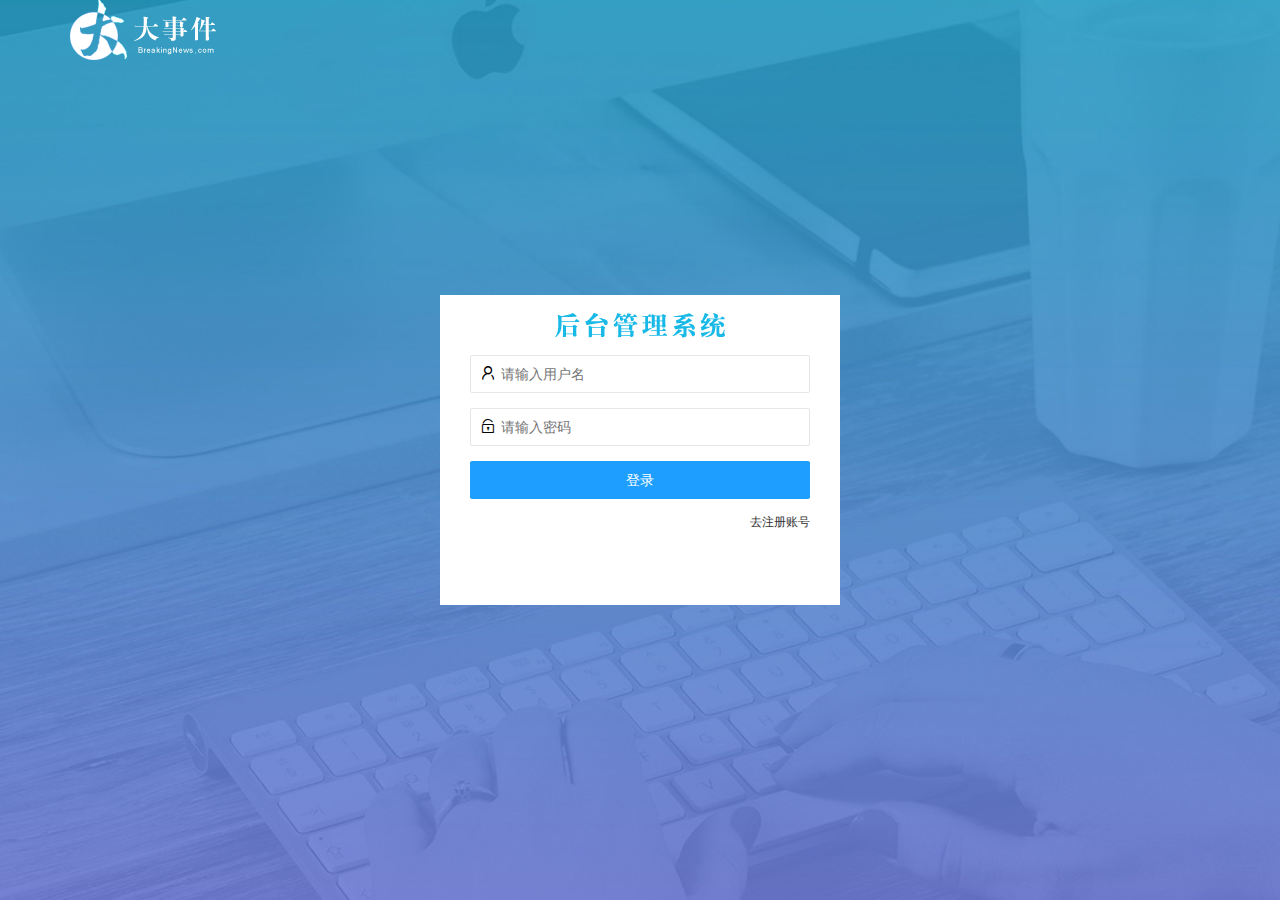
<file: login.html>
<!DOCTYPE html>
<html lang="en">
<head>
    <meta charset="UTF-8">
    <meta name="viewport" content="width=device-width, initial-scale=1.0">
    <title>大事件-登录/注册</title>
    <!-- 导入 layui 的样式 -->
    <link rel="stylesheet" href="./assets/lib/layui/css/layui.css">
    <!-- 导入自己的样式表 -->
    <link rel="stylesheet" href="./assets/css/login.css">
</head>
<body>
    <!-- 头部 logo 区域 -->
    <div class="layui-main">
        <img src='./assets/images/logo.png' />
    </div>

    <!-- 登录注册区域 -->
    <div class="loginAndRegBox">
        <div class="title-box"></div>
        <!-- 登录的div -->
        <div class="login-box">
            <!-- 登录的表单 -->
            <form class="layui-form" id="form_login">
                <!-- 用户名 -->
                <div class="layui-form-item">
                    <i class="layui-icon layui-icon-username"></i>  
                    <input type="text" name="username" required  lay-verify="required" placeholder="请输入用户名" autocomplete="off" class="layui-input">
                </div>
                <!-- 密码 -->
                <div class="layui-form-item">
                    <i class="layui-icon layui-icon-password"></i>  
                    <input type="password" name="password" required  lay-verify="required|pwd" placeholder="请输入密码" autocomplete="off" class="layui-input">
                </div>
                <!-- 登录按钮 -->
                <div class="layui-form-item">
                    <!-- 注意：表单提交按钮和普通按钮的区别，就是 lay-submit 属性 -->
                    <button class="layui-btn layui-btn-fluid layui-btn-normal" lay-submit>登录</button>
                </div>
                <div class="layui-form-item links">
                    <a href="javascript:;" id="link_reg">去注册账号</a>
                </div>
            </form>
        </div>
        <!-- 注册的div -->
        <div class="reg-box">
            <!-- 注册的表单 -->
            <form class="layui-form" id="form_reg">
                <!-- 用户名 -->
                <div class="layui-form-item">
                    <i class="layui-icon layui-icon-username"></i>  
                    <input type="text" name="username" required  lay-verify="required" placeholder="请输入用户名" autocomplete="off" class="layui-input">
                </div>
                <!-- 密码 -->
                <div class="layui-form-item">
                    <i class="layui-icon layui-icon-password"></i>  
                    <input type="password" name="password" required  lay-verify="required|pwd" placeholder="请输入密码" autocomplete="off" class="layui-input">
                </div>
                <!-- 再次确认密码 -->
                <div class="layui-form-item">
                    <i class="layui-icon layui-icon-password"></i>  
                    <input type="password" name="repassword" required  lay-verify="required|pwd|repwd" placeholder="再次确认密码" autocomplete="off" class="layui-input">
                </div>
                <!-- 注册按钮 -->
                <div class="layui-form-item">
                    <!-- 注意：表单提交按钮和普通按钮的区别，就是 lay-submit 属性 -->
                    <button class="layui-btn layui-btn-fluid layui-btn-normal" lay-submit>注册</button>
                </div>
                <div class="layui-form-item links">
                    <a href="javascript:;" id="link_login">去登录</a>
                </div>
            </form>
        </div>
    </div>
    
    <!-- 导入 layui 的 js 文件 -->
    <script src="assets/lib/layui/layui.all.js"></script>
    <!-- 导入 jQuery -->
    <script src="assets/lib/jquery.js"></script>
    <!-- 导入 baseAPI -->
    <script src="assets/js/baseAPI.js"></script>
    <!-- 导入自己的 js 文件 -->
    <script src="assets/js/login.js"></script>
</body>
</html>
</file>
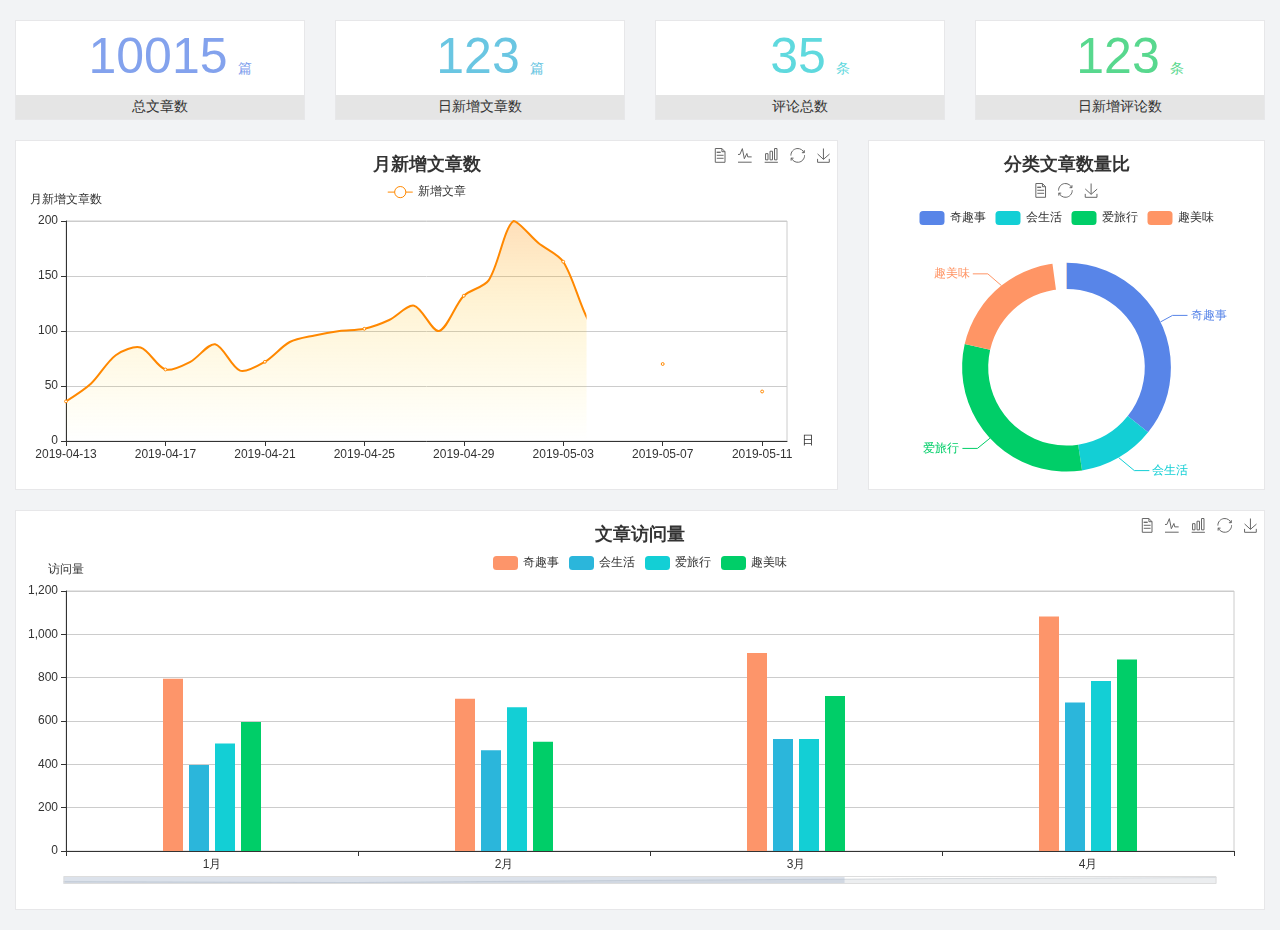
<file: home/dashboard.html>
<!DOCTYPE html>
<html lang="en">

<head>
  <meta charset="UTF-8">
  <meta name="viewport" content="width=device-width, initial-scale=1.0">
  <meta http-equiv="X-UA-Compatible" content="ie=edge">
  <title>图表统计</title>
  <link rel="stylesheet" href="../../assets/lib/bootstrap.css" />
  <link rel="stylesheet" href="../../assets/lib/main.css" />
  <script src="../../assets/lib/jquery.js"></script>
  <script type="text/javascript" src="../../assets/lib/echarts.min.js"></script>
</head>

<body>
  <div class="container-fluid">
    <div class="row spannel_list">
      <div class="col-sm-3 col-xs-6">
        <div class="spannel">
          <em>10015</em><span>篇</span>
          <b>总文章数</b>
        </div>
      </div>
      <div class="col-sm-3 col-xs-6">
        <div class="spannel scolor01">
          <em>123</em><span>篇</span>
          <b>日新增文章数</b>
        </div>
      </div>
      <div class="col-sm-3 col-xs-6">
        <div class="spannel scolor02">
          <em>35</em><span>条</span>
          <b>评论总数</b>
        </div>
      </div>
      <div class="col-sm-3 col-xs-6">
        <div class="spannel scolor03">
          <em>123</em><span>条</span>
          <b>日新增评论数</b>
        </div>
      </div>
    </div>
  </div>

  <div class="container-fluid">
    <div class="row curve-pie">
      <div class="col-lg-8 col-md-8">
        <div class="gragh_pannel" id="curve_show"></div>
      </div>
      <div class="col-lg-4 col-md-4">
        <div class="gragh_pannel" id="pie_show"></div>
      </div>
    </div>
  </div>

  <div class="container-fluid">
    <div class="column_pannel" id="column_show"></div>
  </div>

  <script>
    var oChart = echarts.init(document.getElementById('curve_show'));
    var aList_all = [
      { 'count': 36, 'date': '2019-04-13' },
      { 'count': 52, 'date': '2019-04-14' },
      { 'count': 78, 'date': '2019-04-15' },
      { 'count': 85, 'date': '2019-04-16' },
      { 'count': 65, 'date': '2019-04-17' },
      { 'count': 72, 'date': '2019-04-18' },
      { 'count': 88, 'date': '2019-04-19' },
      { 'count': 64, 'date': '2019-04-20' },
      { 'count': 72, 'date': '2019-04-21' },
      { 'count': 90, 'date': '2019-04-22' },
      { 'count': 96, 'date': '2019-04-23' },
      { 'count': 100, 'date': '2019-04-24' },
      { 'count': 102, 'date': '2019-04-25' },
      { 'count': 110, 'date': '2019-04-26' },
      { 'count': 123, 'date': '2019-04-27' },
      { 'count': 100, 'date': '2019-04-28' },
      { 'count': 132, 'date': '2019-04-29' },
      { 'count': 146, 'date': '2019-04-30' },
      { 'count': 200, 'date': '2019-05-01' },
      { 'count': 180, 'date': '2019-05-02' },
      { 'count': 163, 'date': '2019-05-03' },
      { 'count': 110, 'date': '2019-05-04' },
      { 'count': 80, 'date': '2019-05-05' },
      { 'count': 82, 'date': '2019-05-06' },
      { 'count': 70, 'date': '2019-05-07' },
      { 'count': 65, 'date': '2019-05-08' },
      { 'count': 54, 'date': '2019-05-09' },
      { 'count': 40, 'date': '2019-05-10' },
      { 'count': 45, 'date': '2019-05-11' },
      { 'count': 38, 'date': '2019-05-12' },
    ];

    let aCount = [];
    let aDate = [];

    for (var i = 0; i < aList_all.length; i++) {
      aCount.push(aList_all[i].count);
      aDate.push(aList_all[i].date);
    }

    var chartopt = {
      title: {
        text: '月新增文章数',
        left: 'center',
        top: '10'
      },
      tooltip: {
        trigger: 'axis'
      },
      legend: {
        data: ['新增文章'],
        top: '40'
      },
      toolbox: {
        show: true,
        feature: {
          mark: { show: true },
          dataView: { show: true, readOnly: false },
          magicType: { show: true, type: ['line', 'bar'] },
          restore: { show: true },
          saveAsImage: { show: true }
        }
      },
      calculable: true,
      xAxis: [
        {
          name: '日',
          type: 'category',
          boundaryGap: false,
          data: aDate
        }
      ],
      yAxis: [
        {
          name: '月新增文章数',
          type: 'value'
        }
      ],
      series: [
        {
          name: '新增文章',
          type: 'line',
          smooth: true,
          itemStyle: { normal: { areaStyle: { type: 'default' }, color: '#f80' }, lineStyle: { color: '#f80' } },
          data: aCount
        }],
      areaStyle: {
        normal: {
          color: new echarts.graphic.LinearGradient(0, 0, 0, 1, [{
            offset: 0,
            color: 'rgba(255,136,0,0.39)'
          }, {
            offset: .34,
            color: 'rgba(255,180,0,0.25)'
          }, {
            offset: 1,
            color: 'rgba(255,222,0,0.00)'
          }])

        }
      },
      grid: {
        show: true,
        x: 50,
        x2: 50,
        y: 80,
        height: 220
      }
    };

    oChart.setOption(chartopt);


    var oPie = echarts.init(document.getElementById('pie_show'));
    var oPieopt =
    {
      title: {
        top: 10,
        text: '分类文章数量比',
        x: 'center'
      },
      tooltip: {
        trigger: 'item',
        formatter: "{a} <br/>{b} : {c} ({d}%)"
      },
      color: ['#5885e8', '#13cfd5', '#00ce68', '#ff9565'],
      legend: {
        x: 'center',
        top: 65,
        data: ['奇趣事', '会生活', '爱旅行', '趣美味']
      },
      toolbox: {
        show: true,
        x: 'center',
        top: 35,
        feature: {
          mark: { show: true },
          dataView: { show: true, readOnly: false },
          magicType: {
            show: true,
            type: ['pie', 'funnel'],
            option: {
              funnel: {
                x: '25%',
                width: '50%',
                funnelAlign: 'left',
                max: 1548
              }
            }
          },
          restore: { show: true },
          saveAsImage: { show: true }
        }
      },
      calculable: true,
      series: [
        {
          name: '访问来源',
          type: 'pie',
          radius: ['45%', '60%'],
          center: ['50%', '65%'],
          data: [
            { value: 300, name: '奇趣事' },
            { value: 100, name: '会生活' },
            { value: 260, name: '爱旅行' },
            { value: 180, name: '趣美味' }
          ]
        }
      ]
    };
    oPie.setOption(oPieopt);



    var oColumn = this.echarts.init(document.getElementById('column_show'));
    var oColumnopt =
    {
      title: {
        text: '文章访问量',
        left: 'center',
        top: '10'
      },
      tooltip: {
        trigger: 'axis'
      },
      legend: {
        data: ['奇趣事', '会生活', '爱旅行', '趣美味'],
        top: '40'
      },
      toolbox: {
        show: true,
        feature: {
          mark: { show: true },
          dataView: { show: true, readOnly: false },
          magicType: { show: true, type: ['line', 'bar'] },
          restore: { show: true },
          saveAsImage: { show: true }
        }
      },
      calculable: true,
      xAxis: [
        {
          type: 'category',
          data: ['1月', '2月', '3月', '4月', '5月']
        }
      ],
      yAxis: [
        {
          name: '访问量',
          type: 'value'
        }
      ],
      series: [
        {
          name: '奇趣事',
          type: 'bar',
          barWidth: 20,
          itemStyle: {
            normal: { areaStyle: { type: 'default' }, color: '#fd956a' }
          },
          data: [800, 708, 920, 1090, 1200]
        },
        {
          name: '会生活',
          type: 'bar',
          barWidth: 20,
          itemStyle: {
            normal: { areaStyle: { type: 'default' }, color: '#2bb6db' }
          },
          data: [400, 468, 520, 690, 800]
        },
        {
          name: '爱旅行',
          type: 'bar',
          barWidth: 20,
          itemStyle: {
            normal: { areaStyle: { type: 'default' }, color: '#13cfd5' }
          },
          data: [500, 668, 520, 790, 900]
        },
        {
          name: '趣美味',
          type: 'bar',
          barWidth: 20,
          itemStyle: {
            normal: { areaStyle: { type: 'default' }, color: '#00ce68' }
          },
          data: [600, 508, 720, 890, 1000]
        }
      ],
      grid: {
        show: true,
        x: 50,
        x2: 30,
        y: 80,
        height: 260
      },
      dataZoom: [//给x轴设置滚动条
        {
          start: 0,//默认为0
          end: 100 - 1000 / 31,//默认为100
          type: 'slider',
          show: true,
          xAxisIndex: [0],
          handleSize: 0,//滑动条的 左右2个滑动条的大小
          height: 8,//组件高度
          left: 45, //左边的距离
          right: 50,//右边的距离
          bottom: 26,//右边的距离
          handleColor: '#ddd',//h滑动图标的颜色
          handleStyle: {
            borderColor: "#cacaca",
            borderWidth: "1",
            shadowBlur: 2,
            background: "#ddd",
            shadowColor: "#ddd",
          }
        }]
    };
    oColumn.setOption(oColumnopt);
  </script>
</body>

</html>
</file>
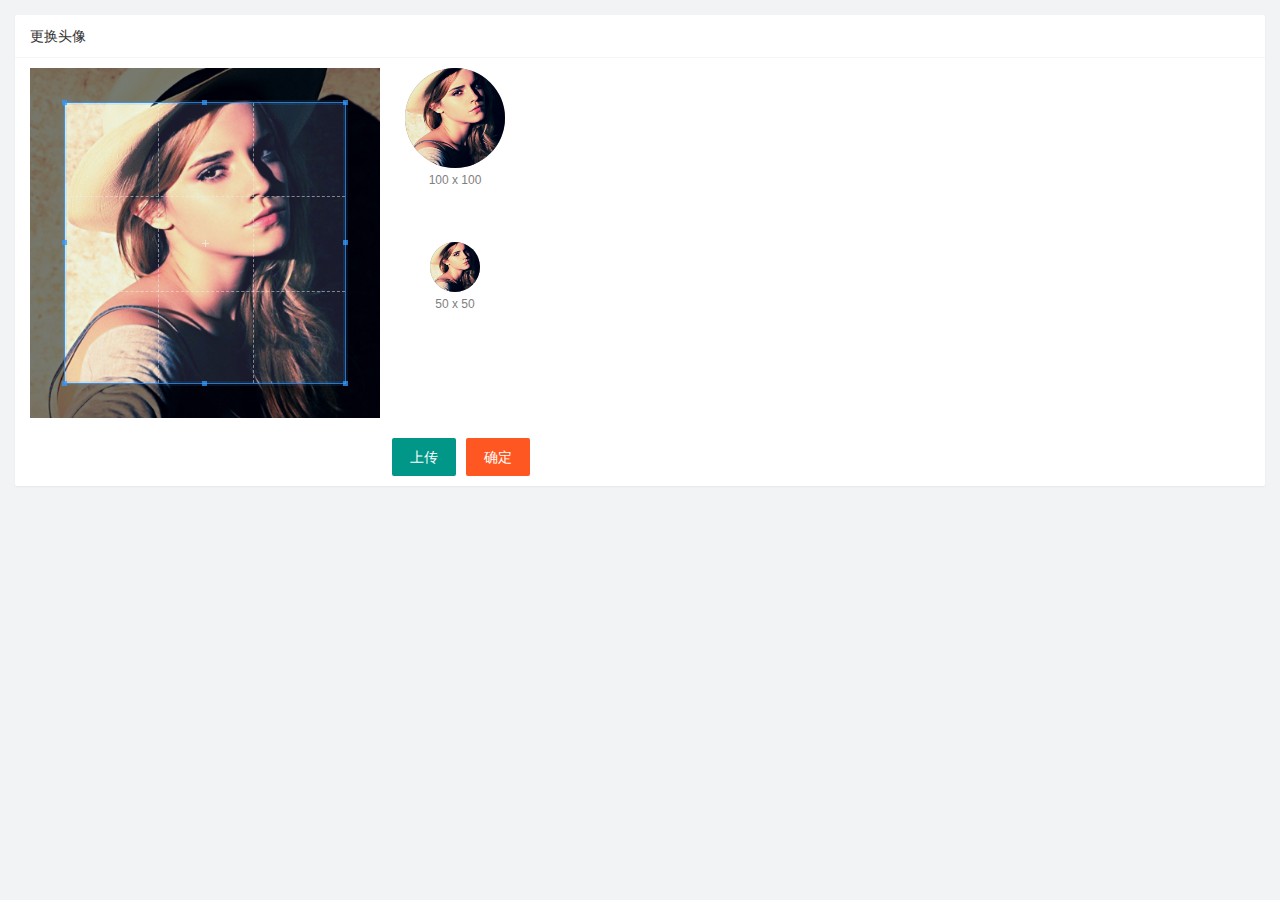
<file: user/user_avatar.html>
<!DOCTYPE html>
<html lang="en">
<head>
    <meta charset="UTF-8">
    <meta name="viewport" content="width=device-width, initial-scale=1.0">
    <title>Document</title>
    <link rel="stylesheet" href="/assets/lib/layui/css/layui.css">
    <link rel="stylesheet" href="/assets/lib/cropper/cropper.css">
    <link rel="stylesheet" href="/assets/css/user/user_avatar.css">
</head>
<body>
    <div class="layui-card">
        <div class="layui-card-header">更换头像</div>
        <div class="layui-card-body">
            <!-- 第一行的图片裁剪和预览区域 -->
            <div class="row1">
                <!-- 图片裁剪区域 -->
                <div class="cropper-box">
                    <!-- 这个 img 标签很重要，将来会把它初始化为裁剪区域 -->
                    <img id="image" src="/assets/images/sample.jpg" />
                </div>
                <!-- 图片的预览区域 -->
                <div class="preview-box">
                    <div>
                        <!-- 宽高为 100px 的预览区域 -->
                        <div class="img-preview w100"></div>
                        <p class="size">100 x 100</p>
                    </div>
                    <div>
                        <!-- 宽高为 50px 的预览区域 -->
                        <div class="img-preview w50"></div>
                        <p class="size">50 x 50</p>
                    </div>
                </div>
            </div>

            <!-- 第二行的按钮区域 -->
            <div class="row2">
                <!-- 【通过 accept 属性，可以指定，允许用户选择什么类型的文件】 -->
                <input type="file" id="file" accept="image/png,image/jpeg"/>
                <button type="button" class="layui-btn" id="btnChooseImage">上传</button>
                <button type="button" class="layui-btn layui-btn-danger" id="btnUpload">确定</button>
            </div>
        </div>
    </div>
    
    <script src="/assets/lib/layui/layui.all.js"></script>
    <script src="/assets/lib/jquery.js"></script>
    <script src="/assets/lib/cropper/Cropper.js"></script>
    <script src="/assets/lib/cropper/jquery-cropper.js"></script>
    <script src="/assets/js/baseAPI.js"></script>
    <script src="/assets/js/user/user_avatar.js"></script>
</body>
</html>
</file>
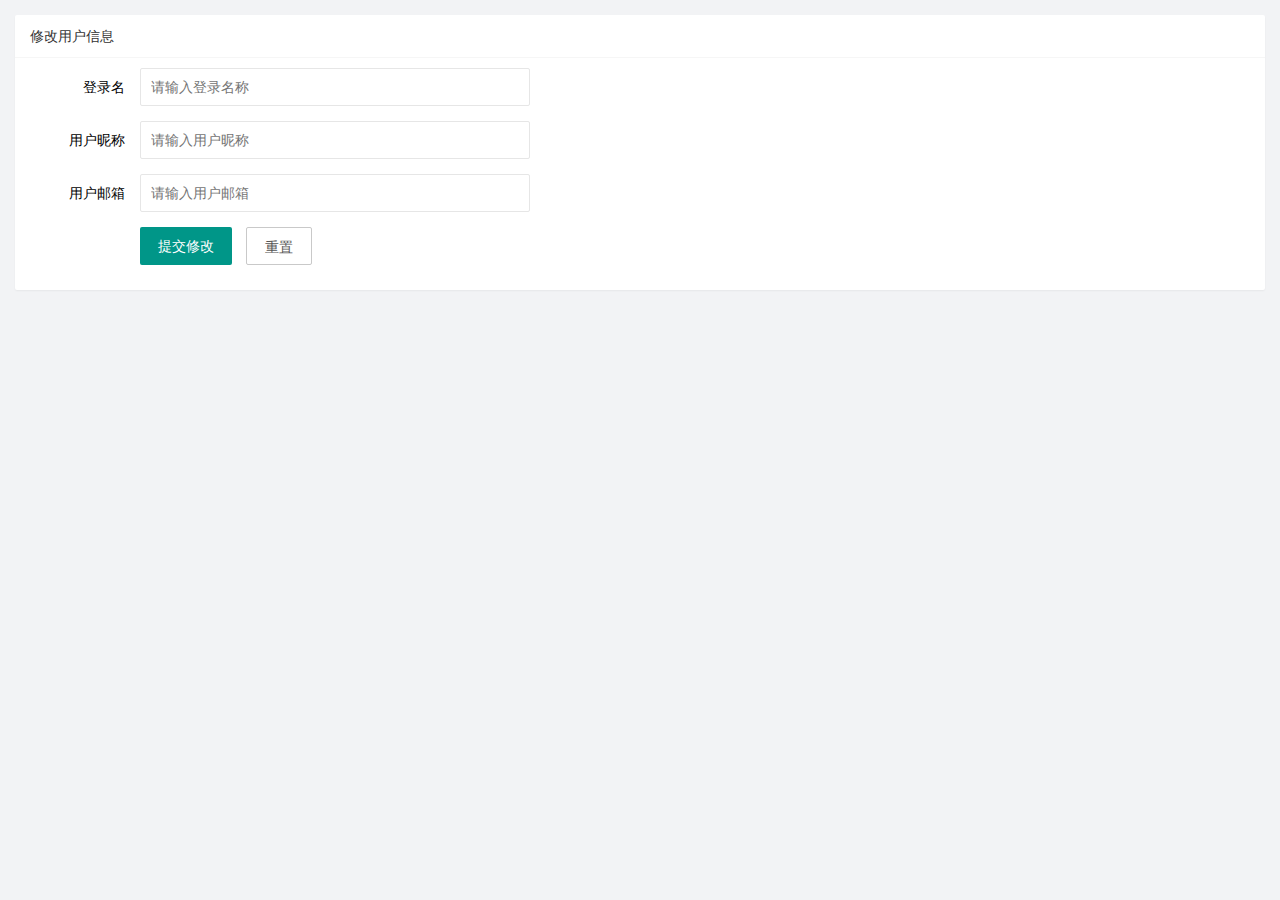
<file: user/user_info.html>
<!DOCTYPE html>
<html lang="en">
<head>
    <meta charset="UTF-8">
    <meta name="viewport" content="width=device-width, initial-scale=1.0">
    <title>Document</title>
    <!-- 导入 layui 的 css 文件 -->
    <link rel="stylesheet" href="/assets/lib/layui/css/layui.css">
    <!-- 导入自己的 css 文件 -->
    <link rel="stylesheet" href="/assets/css/user/user_info.css">
</head>
<body>
    <!-- 卡片区域 -->
    <div class="layui-card">
        <div class="layui-card-header">修改用户信息</div>
        <div class="layui-card-body">
            <!-- 【lay-filter 快速为表单赋值时使用的，参考官网 layui 即可】 -->
            <form class="layui-form" lay-filter="formUserInfo">
                <!-- 【这是一个隐藏域，为后面使用接口提供方便】 -->
                <input type="hidden" name="id">
                <div class="layui-form-item">
                  <label class="layui-form-label">登录名</label>
                  <div class="layui-input-block">
                    <!-- 【readonly 只读，不可在里边书写】 -->
                    <input type="text" name="username" required  lay-verify="required" placeholder="请输入登录名称" autocomplete="off" class="layui-input" readonly>
                  </div>
                </div>
                <div class="layui-form-item">
                    <label class="layui-form-label">用户昵称</label>
                    <div class="layui-input-block">
                      <input type="text" name="nickname" required  lay-verify="required|nickname" placeholder="请输入用户昵称" autocomplete="off" class="layui-input">
                    </div>
                </div>
                <div class="layui-form-item">
                    <label class="layui-form-label">用户邮箱</label>
                    <div class="layui-input-block">
                      <input type="text" name="email" required  lay-verify="required|email" placeholder="请输入用户邮箱" autocomplete="off" class="layui-input">
                    </div>
                </div>
                <div class="layui-form-item">
                    <div class="layui-input-block">
                      <button class="layui-btn" lay-submit lay-filter="formDemo">提交修改</button>
                      <button type="reset" class="layui-btn layui-btn-primary" id="btnReset">重置</button>
                    </div>
                </div>
            </form>
        </div>
    </div>


    <!-- 导入 layui 的 js 文件 -->
    <script src="/assets/lib/layui/layui.all.js"></script>
    <!-- 导入 jQuery -->
    <script src="/assets/lib/jquery.js"></script>
    <!-- 导入 baseAPI -->
    <script src="/assets/js/baseAPI.js"></script>
    <!-- 导入自己的 js 文件 -->
    <script src="/assets/js/user/user_info.js"></script>
</body>
</html>
</file>
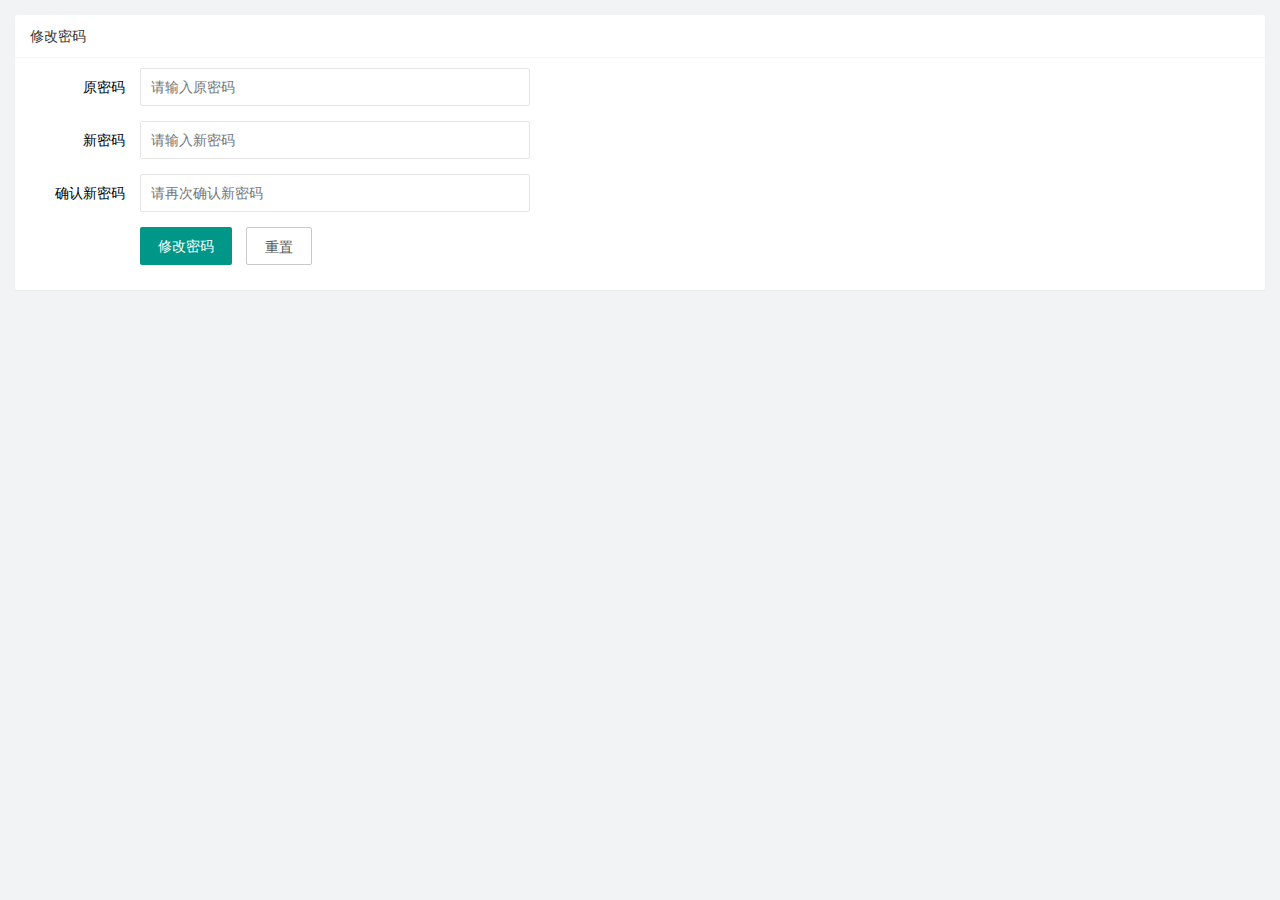
<file: user/user_pwd.html>
<!DOCTYPE html>
<html lang="en">
<head>
    <meta charset="UTF-8">
    <meta name="viewport" content="width=device-width, initial-scale=1.0">
    <title>Document</title>
    <link rel="stylesheet" href="/assets/lib/layui/css/layui.css">
    <link rel="stylesheet" href="/assets/css/user/user_pwd.css">
</head>
<body>
    <div class="layui-card">
        <div class="layui-card-header">修改密码</div>
        <div class="layui-card-body">
            <form class="layui-form" action="">
                <div class="layui-form-item">
                  <label class="layui-form-label">原密码</label>
                  <div class="layui-input-block">
                    <input type="password" name="oldPwd" required  lay-verify="required|pwd" placeholder="请输入原密码" autocomplete="off" class="layui-input">
                  </div>
                </div>
                <div class="layui-form-item">
                    <label class="layui-form-label">新密码</label>
                    <div class="layui-input-block">
                      <input type="password" name="newPwd" required  lay-verify="required|pwd|samePwd" placeholder="请输入新密码" autocomplete="off" class="layui-input">
                    </div>
                </div>
                <div class="layui-form-item">
                    <label class="layui-form-label">确认新密码</label>
                    <div class="layui-input-block">
                      <input type="password" name="RenewPwd" required  lay-verify="required|pwd|rePwd" placeholder="请再次确认新密码" autocomplete="off" class="layui-input">
                    </div>
                </div>
                <div class="layui-form-item">
                    <div class="layui-input-block">
                      <button class="layui-btn" lay-submit lay-filter="formDemo">修改密码</button>
                      <button type="reset" class="layui-btn layui-btn-primary">重置</button>
                    </div>
                </div>
            </form>
        </div>
    </div>

    <!-- 导入 layui 的 js 文件 -->
    <script src="/assets/lib/layui/layui.all.js"></script>
    <!-- 导入 jQuery -->
    <script src="/assets/lib/jquery.js"></script>
    <!-- 导入 baseAPI -->
    <script src="/assets/js/baseAPI.js"></script>
    <!-- 导入自己的 js 文件 -->
    <script src="/assets/js/user/user_pwd.js"></script>
</body>
</html>
</file>
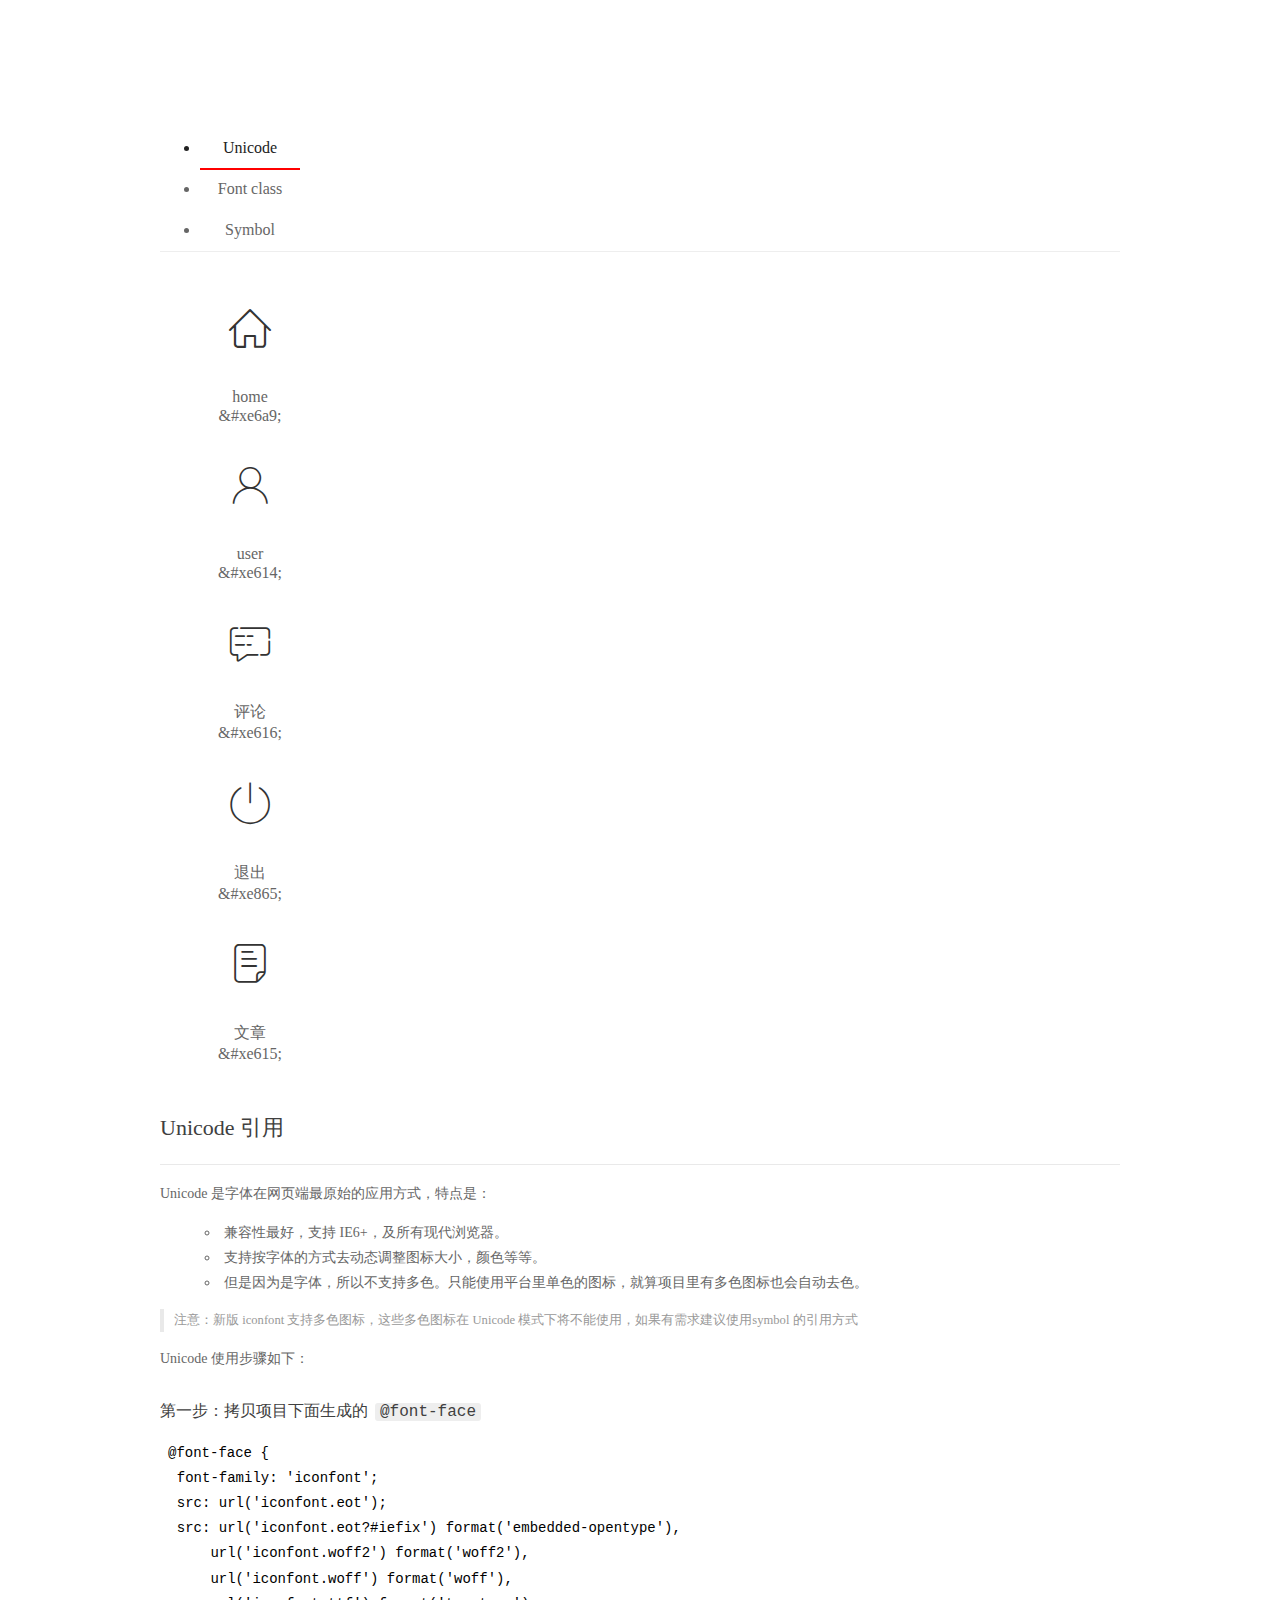
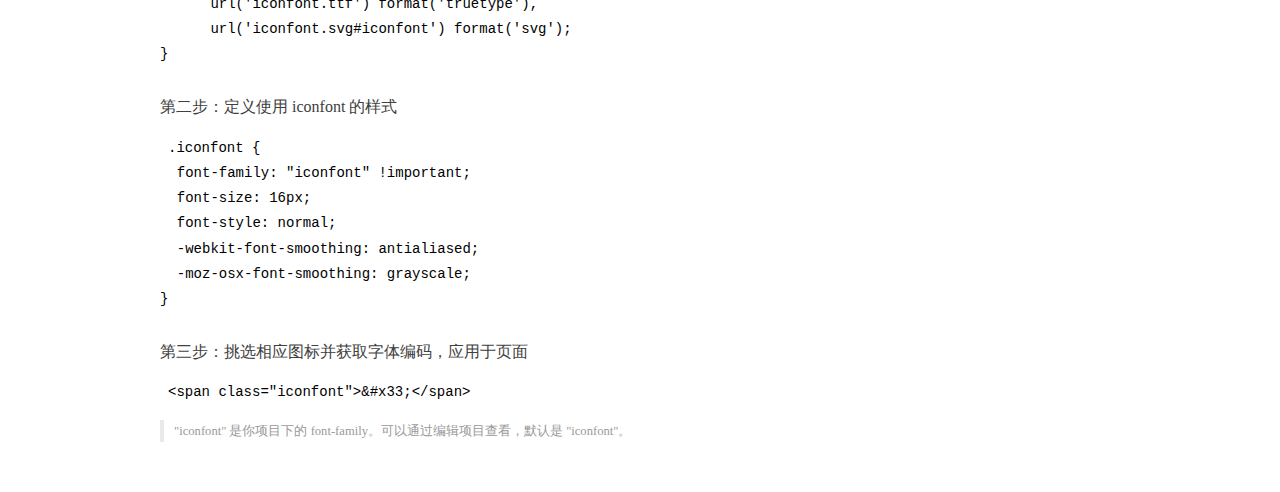
<file: assets/fonts/demo_index.html>
<!DOCTYPE html>
<html>
<head>
  <meta charset="utf-8"/>
  <title>IconFont Demo</title>
  <link rel="shortcut icon" href="https://gtms04.alicdn.com/tps/i4/TB1_oz6GVXXXXaFXpXXJDFnIXXX-64-64.ico" type="image/x-icon"/>
  <link rel="stylesheet" href="https://g.alicdn.com/thx/cube/1.3.2/cube.min.css">
  <link rel="stylesheet" href="demo.css">
  <link rel="stylesheet" href="iconfont.css">
  <script src="iconfont.js"></script>
  <!-- jQuery -->
  <script src="https://a1.alicdn.com/oss/uploads/2018/12/26/7bfddb60-08e8-11e9-9b04-53e73bb6408b.js"></script>
  <!-- 代码高亮 -->
  <script src="https://a1.alicdn.com/oss/uploads/2018/12/26/a3f714d0-08e6-11e9-8a15-ebf944d7534c.js"></script>
</head>
<body>
  <div class="main">
    <h1 class="logo"><a href="https://www.iconfont.cn/" title="iconfont 首页" target="_blank">&#xe86b;</a></h1>
    <div class="nav-tabs">
      <ul id="tabs" class="dib-box">
        <li class="dib active"><span>Unicode</span></li>
        <li class="dib"><span>Font class</span></li>
        <li class="dib"><span>Symbol</span></li>
      </ul>
      
    </div>
    <div class="tab-container">
      <div class="content unicode" style="display: block;">
          <ul class="icon_lists dib-box">
          
            <li class="dib">
              <span class="icon iconfont">&#xe6a9;</span>
                <div class="name">home</div>
                <div class="code-name">&amp;#xe6a9;</div>
              </li>
          
            <li class="dib">
              <span class="icon iconfont">&#xe614;</span>
                <div class="name">user</div>
                <div class="code-name">&amp;#xe614;</div>
              </li>
          
            <li class="dib">
              <span class="icon iconfont">&#xe616;</span>
                <div class="name">评论</div>
                <div class="code-name">&amp;#xe616;</div>
              </li>
          
            <li class="dib">
              <span class="icon iconfont">&#xe865;</span>
                <div class="name">退出</div>
                <div class="code-name">&amp;#xe865;</div>
              </li>
          
            <li class="dib">
              <span class="icon iconfont">&#xe615;</span>
                <div class="name">文章</div>
                <div class="code-name">&amp;#xe615;</div>
              </li>
          
          </ul>
          <div class="article markdown">
          <h2 id="unicode-">Unicode 引用</h2>
          <hr>

          <p>Unicode 是字体在网页端最原始的应用方式，特点是：</p>
          <ul>
            <li>兼容性最好，支持 IE6+，及所有现代浏览器。</li>
            <li>支持按字体的方式去动态调整图标大小，颜色等等。</li>
            <li>但是因为是字体，所以不支持多色。只能使用平台里单色的图标，就算项目里有多色图标也会自动去色。</li>
          </ul>
          <blockquote>
            <p>注意：新版 iconfont 支持多色图标，这些多色图标在 Unicode 模式下将不能使用，如果有需求建议使用symbol 的引用方式</p>
          </blockquote>
          <p>Unicode 使用步骤如下：</p>
          <h3 id="-font-face">第一步：拷贝项目下面生成的 <code>@font-face</code></h3>
<pre><code class="language-css"
>@font-face {
  font-family: 'iconfont';
  src: url('iconfont.eot');
  src: url('iconfont.eot?#iefix') format('embedded-opentype'),
      url('iconfont.woff2') format('woff2'),
      url('iconfont.woff') format('woff'),
      url('iconfont.ttf') format('truetype'),
      url('iconfont.svg#iconfont') format('svg');
}
</code></pre>
          <h3 id="-iconfont-">第二步：定义使用 iconfont 的样式</h3>
<pre><code class="language-css"
>.iconfont {
  font-family: "iconfont" !important;
  font-size: 16px;
  font-style: normal;
  -webkit-font-smoothing: antialiased;
  -moz-osx-font-smoothing: grayscale;
}
</code></pre>
          <h3 id="-">第三步：挑选相应图标并获取字体编码，应用于页面</h3>
<pre>
<code class="language-html"
>&lt;span class="iconfont"&gt;&amp;#x33;&lt;/span&gt;
</code></pre>
          <blockquote>
            <p>"iconfont" 是你项目下的 font-family。可以通过编辑项目查看，默认是 "iconfont"。</p>
          </blockquote>
          </div>
      </div>
      <div class="content font-class">
        <ul class="icon_lists dib-box">
          
          <li class="dib">
            <span class="icon iconfont icon-home"></span>
            <div class="name">
              home
            </div>
            <div class="code-name">.icon-home
            </div>
          </li>
          
          <li class="dib">
            <span class="icon iconfont icon-user"></span>
            <div class="name">
              user
            </div>
            <div class="code-name">.icon-user
            </div>
          </li>
          
          <li class="dib">
            <span class="icon iconfont icon-pinglun"></span>
            <div class="name">
              评论
            </div>
            <div class="code-name">.icon-pinglun
            </div>
          </li>
          
          <li class="dib">
            <span class="icon iconfont icon-tuichu"></span>
            <div class="name">
              退出
            </div>
            <div class="code-name">.icon-tuichu
            </div>
          </li>
          
          <li class="dib">
            <span class="icon iconfont icon-16"></span>
            <div class="name">
              文章
            </div>
            <div class="code-name">.icon-16
            </div>
          </li>
          
        </ul>
        <div class="article markdown">
        <h2 id="font-class-">font-class 引用</h2>
        <hr>

        <p>font-class 是 Unicode 使用方式的一种变种，主要是解决 Unicode 书写不直观，语意不明确的问题。</p>
        <p>与 Unicode 使用方式相比，具有如下特点：</p>
        <ul>
          <li>兼容性良好，支持 IE8+，及所有现代浏览器。</li>
          <li>相比于 Unicode 语意明确，书写更直观。可以很容易分辨这个 icon 是什么。</li>
          <li>因为使用 class 来定义图标，所以当要替换图标时，只需要修改 class 里面的 Unicode 引用。</li>
          <li>不过因为本质上还是使用的字体，所以多色图标还是不支持的。</li>
        </ul>
        <p>使用步骤如下：</p>
        <h3 id="-fontclass-">第一步：引入项目下面生成的 fontclass 代码：</h3>
<pre><code class="language-html">&lt;link rel="stylesheet" href="./iconfont.css"&gt;
</code></pre>
        <h3 id="-">第二步：挑选相应图标并获取类名，应用于页面：</h3>
<pre><code class="language-html">&lt;span class="iconfont icon-xxx"&gt;&lt;/span&gt;
</code></pre>
        <blockquote>
          <p>"
            iconfont" 是你项目下的 font-family。可以通过编辑项目查看，默认是 "iconfont"。</p>
        </blockquote>
      </div>
      </div>
      <div class="content symbol">
          <ul class="icon_lists dib-box">
          
            <li class="dib">
                <svg class="icon svg-icon" aria-hidden="true">
                  <use xlink:href="#icon-home"></use>
                </svg>
                <div class="name">home</div>
                <div class="code-name">#icon-home</div>
            </li>
          
            <li class="dib">
                <svg class="icon svg-icon" aria-hidden="true">
                  <use xlink:href="#icon-user"></use>
                </svg>
                <div class="name">user</div>
                <div class="code-name">#icon-user</div>
            </li>
          
            <li class="dib">
                <svg class="icon svg-icon" aria-hidden="true">
                  <use xlink:href="#icon-pinglun"></use>
                </svg>
                <div class="name">评论</div>
                <div class="code-name">#icon-pinglun</div>
            </li>
          
            <li class="dib">
                <svg class="icon svg-icon" aria-hidden="true">
                  <use xlink:href="#icon-tuichu"></use>
                </svg>
                <div class="name">退出</div>
                <div class="code-name">#icon-tuichu</div>
            </li>
          
            <li class="dib">
                <svg class="icon svg-icon" aria-hidden="true">
                  <use xlink:href="#icon-16"></use>
                </svg>
                <div class="name">文章</div>
                <div class="code-name">#icon-16</div>
            </li>
          
          </ul>
          <div class="article markdown">
          <h2 id="symbol-">Symbol 引用</h2>
          <hr>

          <p>这是一种全新的使用方式，应该说这才是未来的主流，也是平台目前推荐的用法。相关介绍可以参考这篇<a href="">文章</a>
            这种用法其实是做了一个 SVG 的集合，与另外两种相比具有如下特点：</p>
          <ul>
            <li>支持多色图标了，不再受单色限制。</li>
            <li>通过一些技巧，支持像字体那样，通过 <code>font-size</code>, <code>color</code> 来调整样式。</li>
            <li>兼容性较差，支持 IE9+，及现代浏览器。</li>
            <li>浏览器渲染 SVG 的性能一般，还不如 png。</li>
          </ul>
          <p>使用步骤如下：</p>
          <h3 id="-symbol-">第一步：引入项目下面生成的 symbol 代码：</h3>
<pre><code class="language-html">&lt;script src="./iconfont.js"&gt;&lt;/script&gt;
</code></pre>
          <h3 id="-css-">第二步：加入通用 CSS 代码（引入一次就行）：</h3>
<pre><code class="language-html">&lt;style&gt;
.icon {
  width: 1em;
  height: 1em;
  vertical-align: -0.15em;
  fill: currentColor;
  overflow: hidden;
}
&lt;/style&gt;
</code></pre>
          <h3 id="-">第三步：挑选相应图标并获取类名，应用于页面：</h3>
<pre><code class="language-html">&lt;svg class="icon" aria-hidden="true"&gt;
  &lt;use xlink:href="#icon-xxx"&gt;&lt;/use&gt;
&lt;/svg&gt;
</code></pre>
          </div>
      </div>

    </div>
  </div>
  <script>
  $(document).ready(function () {
      $('.tab-container .content:first').show()

      $('#tabs li').click(function (e) {
        var tabContent = $('.tab-container .content')
        var index = $(this).index()

        if ($(this).hasClass('active')) {
          return
        } else {
          $('#tabs li').removeClass('active')
          $(this).addClass('active')

          tabContent.hide().eq(index).fadeIn()
        }
      })
    })
  </script>
</body>
</html>
</file>
<file: assets/lib/layui/css/layui.css>
/** layui-v2.5.5 MIT License By https://www.layui.com */
 .layui-inline,img{display:inline-block;vertical-align:middle}h1,h2,h3,h4,h5,h6{font-weight:400}.layui-edge,.layui-header,.layui-inline,.layui-main{position:relative}.layui-body,.layui-edge,.layui-elip{overflow:hidden}.layui-btn,.layui-edge,.layui-inline,img{vertical-align:middle}.layui-btn,.layui-disabled,.layui-icon,.layui-unselect{-moz-user-select:none;-webkit-user-select:none;-ms-user-select:none}.layui-elip,.layui-form-checkbox span,.layui-form-pane .layui-form-label{text-overflow:ellipsis;white-space:nowrap}.layui-breadcrumb,.layui-tree-btnGroup{visibility:hidden}blockquote,body,button,dd,div,dl,dt,form,h1,h2,h3,h4,h5,h6,input,li,ol,p,pre,td,textarea,th,ul{margin:0;padding:0;-webkit-tap-highlight-color:rgba(0,0,0,0)}a:active,a:hover{outline:0}img{border:none}li{list-style:none}table{border-collapse:collapse;border-spacing:0}h4,h5,h6{font-size:100%}button,input,optgroup,option,select,textarea{font-family:inherit;font-size:inherit;font-style:inherit;font-weight:inherit;outline:0}pre{white-space:pre-wrap;white-space:-moz-pre-wrap;white-space:-pre-wrap;white-space:-o-pre-wrap;word-wrap:break-word}body{line-height:24px;font:14px Helvetica Neue,Helvetica,PingFang SC,Tahoma,Arial,sans-serif}hr{height:1px;margin:10px 0;border:0;clear:both}a{color:#333;text-decoration:none}a:hover{color:#777}a cite{font-style:normal;*cursor:pointer}.layui-border-box,.layui-border-box *{box-sizing:border-box}.layui-box,.layui-box *{box-sizing:content-box}.layui-clear{clear:both;*zoom:1}.layui-clear:after{content:'\20';clear:both;*zoom:1;display:block;height:0}.layui-inline{*display:inline;*zoom:1}.layui-edge{display:inline-block;width:0;height:0;border-width:6px;border-style:dashed;border-color:transparent}.layui-edge-top{top:-4px;border-bottom-color:#999;border-bottom-style:solid}.layui-edge-right{border-left-color:#999;border-left-style:solid}.layui-edge-bottom{top:2px;border-top-color:#999;border-top-style:solid}.layui-edge-left{border-right-color:#999;border-right-style:solid}.layui-disabled,.layui-disabled:hover{color:#d2d2d2!important;cursor:not-allowed!important}.layui-circle{border-radius:100%}.layui-show{display:block!important}.layui-hide{display:none!important}@font-face{font-family:layui-icon;src:url(../font/iconfont.eot?v=250);src:url(../font/iconfont.eot?v=250#iefix) format('embedded-opentype'),url(../font/iconfont.woff2?v=250) format('woff2'),url(../font/iconfont.woff?v=250) format('woff'),url(../font/iconfont.ttf?v=250) format('truetype'),url(../font/iconfont.svg?v=250#layui-icon) format('svg')}.layui-icon{font-family:layui-icon!important;font-size:16px;font-style:normal;-webkit-font-smoothing:antialiased;-moz-osx-font-smoothing:grayscale}.layui-icon-reply-fill:before{content:"\e611"}.layui-icon-set-fill:before{content:"\e614"}.layui-icon-menu-fill:before{content:"\e60f"}.layui-icon-search:before{content:"\e615"}.layui-icon-share:before{content:"\e641"}.layui-icon-set-sm:before{content:"\e620"}.layui-icon-engine:before{content:"\e628"}.layui-icon-close:before{content:"\1006"}.layui-icon-close-fill:before{content:"\1007"}.layui-icon-chart-screen:before{content:"\e629"}.layui-icon-star:before{content:"\e600"}.layui-icon-circle-dot:before{content:"\e617"}.layui-icon-chat:before{content:"\e606"}.layui-icon-release:before{content:"\e609"}.layui-icon-list:before{content:"\e60a"}.layui-icon-chart:before{content:"\e62c"}.layui-icon-ok-circle:before{content:"\1005"}.layui-icon-layim-theme:before{content:"\e61b"}.layui-icon-table:before{content:"\e62d"}.layui-icon-right:before{content:"\e602"}.layui-icon-left:before{content:"\e603"}.layui-icon-cart-simple:before{content:"\e698"}.layui-icon-face-cry:before{content:"\e69c"}.layui-icon-face-smile:before{content:"\e6af"}.layui-icon-survey:before{content:"\e6b2"}.layui-icon-tree:before{content:"\e62e"}.layui-icon-upload-circle:before{content:"\e62f"}.layui-icon-add-circle:before{content:"\e61f"}.layui-icon-download-circle:before{content:"\e601"}.layui-icon-templeate-1:before{content:"\e630"}.layui-icon-util:before{content:"\e631"}.layui-icon-face-surprised:before{content:"\e664"}.layui-icon-edit:before{content:"\e642"}.layui-icon-speaker:before{content:"\e645"}.layui-icon-down:before{content:"\e61a"}.layui-icon-file:before{content:"\e621"}.layui-icon-layouts:before{content:"\e632"}.layui-icon-rate-half:before{content:"\e6c9"}.layui-icon-add-circle-fine:before{content:"\e608"}.layui-icon-prev-circle:before{content:"\e633"}.layui-icon-read:before{content:"\e705"}.layui-icon-404:before{content:"\e61c"}.layui-icon-carousel:before{content:"\e634"}.layui-icon-help:before{content:"\e607"}.layui-icon-code-circle:before{content:"\e635"}.layui-icon-water:before{content:"\e636"}.layui-icon-username:before{content:"\e66f"}.layui-icon-find-fill:before{content:"\e670"}.layui-icon-about:before{content:"\e60b"}.layui-icon-location:before{content:"\e715"}.layui-icon-up:before{content:"\e619"}.layui-icon-pause:before{content:"\e651"}.layui-icon-date:before{content:"\e637"}.layui-icon-layim-uploadfile:before{content:"\e61d"}.layui-icon-delete:before{content:"\e640"}.layui-icon-play:before{content:"\e652"}.layui-icon-top:before{content:"\e604"}.layui-icon-friends:before{content:"\e612"}.layui-icon-refresh-3:before{content:"\e9aa"}.layui-icon-ok:before{content:"\e605"}.layui-icon-layer:before{content:"\e638"}.layui-icon-face-smile-fine:before{content:"\e60c"}.layui-icon-dollar:before{content:"\e659"}.layui-icon-group:before{content:"\e613"}.layui-icon-layim-download:before{content:"\e61e"}.layui-icon-picture-fine:before{content:"\e60d"}.layui-icon-link:before{content:"\e64c"}.layui-icon-diamond:before{content:"\e735"}.layui-icon-log:before{content:"\e60e"}.layui-icon-rate-solid:before{content:"\e67a"}.layui-icon-fonts-del:before{content:"\e64f"}.layui-icon-unlink:before{content:"\e64d"}.layui-icon-fonts-clear:before{content:"\e639"}.layui-icon-triangle-r:before{content:"\e623"}.layui-icon-circle:before{content:"\e63f"}.layui-icon-radio:before{content:"\e643"}.layui-icon-align-center:before{content:"\e647"}.layui-icon-align-right:before{content:"\e648"}.layui-icon-align-left:before{content:"\e649"}.layui-icon-loading-1:before{content:"\e63e"}.layui-icon-return:before{content:"\e65c"}.layui-icon-fonts-strong:before{content:"\e62b"}.layui-icon-upload:before{content:"\e67c"}.layui-icon-dialogue:before{content:"\e63a"}.layui-icon-video:before{content:"\e6ed"}.layui-icon-headset:before{content:"\e6fc"}.layui-icon-cellphone-fine:before{content:"\e63b"}.layui-icon-add-1:before{content:"\e654"}.layui-icon-face-smile-b:before{content:"\e650"}.layui-icon-fonts-html:before{content:"\e64b"}.layui-icon-form:before{content:"\e63c"}.layui-icon-cart:before{content:"\e657"}.layui-icon-camera-fill:before{content:"\e65d"}.layui-icon-tabs:before{content:"\e62a"}.layui-icon-fonts-code:before{content:"\e64e"}.layui-icon-fire:before{content:"\e756"}.layui-icon-set:before{content:"\e716"}.layui-icon-fonts-u:before{content:"\e646"}.layui-icon-triangle-d:before{content:"\e625"}.layui-icon-tips:before{content:"\e702"}.layui-icon-picture:before{content:"\e64a"}.layui-icon-more-vertical:before{content:"\e671"}.layui-icon-flag:before{content:"\e66c"}.layui-icon-loading:before{content:"\e63d"}.layui-icon-fonts-i:before{content:"\e644"}.layui-icon-refresh-1:before{content:"\e666"}.layui-icon-rmb:before{content:"\e65e"}.layui-icon-home:before{content:"\e68e"}.layui-icon-user:before{content:"\e770"}.layui-icon-notice:before{content:"\e667"}.layui-icon-login-weibo:before{content:"\e675"}.layui-icon-voice:before{content:"\e688"}.layui-icon-upload-drag:before{content:"\e681"}.layui-icon-login-qq:before{content:"\e676"}.layui-icon-snowflake:before{content:"\e6b1"}.layui-icon-file-b:before{content:"\e655"}.layui-icon-template:before{content:"\e663"}.layui-icon-auz:before{content:"\e672"}.layui-icon-console:before{content:"\e665"}.layui-icon-app:before{content:"\e653"}.layui-icon-prev:before{content:"\e65a"}.layui-icon-website:before{content:"\e7ae"}.layui-icon-next:before{content:"\e65b"}.layui-icon-component:before{content:"\e857"}.layui-icon-more:before{content:"\e65f"}.layui-icon-login-wechat:before{content:"\e677"}.layui-icon-shrink-right:before{content:"\e668"}.layui-icon-spread-left:before{content:"\e66b"}.layui-icon-camera:before{content:"\e660"}.layui-icon-note:before{content:"\e66e"}.layui-icon-refresh:before{content:"\e669"}.layui-icon-female:before{content:"\e661"}.layui-icon-male:before{content:"\e662"}.layui-icon-password:before{content:"\e673"}.layui-icon-senior:before{content:"\e674"}.layui-icon-theme:before{content:"\e66a"}.layui-icon-tread:before{content:"\e6c5"}.layui-icon-praise:before{content:"\e6c6"}.layui-icon-star-fill:before{content:"\e658"}.layui-icon-rate:before{content:"\e67b"}.layui-icon-template-1:before{content:"\e656"}.layui-icon-vercode:before{content:"\e679"}.layui-icon-cellphone:before{content:"\e678"}.layui-icon-screen-full:before{content:"\e622"}.layui-icon-screen-restore:before{content:"\e758"}.layui-icon-cols:before{content:"\e610"}.layui-icon-export:before{content:"\e67d"}.layui-icon-print:before{content:"\e66d"}.layui-icon-slider:before{content:"\e714"}.layui-icon-addition:before{content:"\e624"}.layui-icon-subtraction:before{content:"\e67e"}.layui-icon-service:before{content:"\e626"}.layui-icon-transfer:before{content:"\e691"}.layui-main{width:1140px;margin:0 auto}.layui-header{z-index:1000;height:60px}.layui-header a:hover{transition:all .5s;-webkit-transition:all .5s}.layui-side{position:fixed;left:0;top:0;bottom:0;z-index:999;width:200px;overflow-x:hidden}.layui-side-scroll{position:relative;width:220px;height:100%;overflow-x:hidden}.layui-body{position:absolute;left:200px;right:0;top:0;bottom:0;z-index:998;width:auto;overflow-y:auto;box-sizing:border-box}.layui-layout-body{overflow:hidden}.layui-layout-admin .layui-header{background-color:#23262E}.layui-layout-admin .layui-side{top:60px;width:200px;overflow-x:hidden}.layui-layout-admin .layui-body{position:fixed;top:60px;bottom:44px}.layui-layout-admin .layui-main{width:auto;margin:0 15px}.layui-layout-admin .layui-footer{position:fixed;left:200px;right:0;bottom:0;height:44px;line-height:44px;padding:0 15px;background-color:#eee}.layui-layout-admin .layui-logo{position:absolute;left:0;top:0;width:200px;height:100%;line-height:60px;text-align:center;color:#009688;font-size:16px}.layui-layout-admin .layui-header .layui-nav{background:0 0}.layui-layout-left{position:absolute!important;left:200px;top:0}.layui-layout-right{position:absolute!important;right:0;top:0}.layui-container{position:relative;margin:0 auto;padding:0 15px;box-sizing:border-box}.layui-fluid{position:relative;margin:0 auto;padding:0 15px}.layui-row:after,.layui-row:before{content:'';display:block;clear:both}.layui-col-lg1,.layui-col-lg10,.layui-col-lg11,.layui-col-lg12,.layui-col-lg2,.layui-col-lg3,.layui-col-lg4,.layui-col-lg5,.layui-col-lg6,.layui-col-lg7,.layui-col-lg8,.layui-col-lg9,.layui-col-md1,.layui-col-md10,.layui-col-md11,.layui-col-md12,.layui-col-md2,.layui-col-md3,.layui-col-md4,.layui-col-md5,.layui-col-md6,.layui-col-md7,.layui-col-md8,.layui-col-md9,.layui-col-sm1,.layui-col-sm10,.layui-col-sm11,.layui-col-sm12,.layui-col-sm2,.layui-col-sm3,.layui-col-sm4,.layui-col-sm5,.layui-col-sm6,.layui-col-sm7,.layui-col-sm8,.layui-col-sm9,.layui-col-xs1,.layui-col-xs10,.layui-col-xs11,.layui-col-xs12,.layui-col-xs2,.layui-col-xs3,.layui-col-xs4,.layui-col-xs5,.layui-col-xs6,.layui-col-xs7,.layui-col-xs8,.layui-col-xs9{position:relative;display:block;box-sizing:border-box}.layui-col-xs1,.layui-col-xs10,.layui-col-xs11,.layui-col-xs12,.layui-col-xs2,.layui-col-xs3,.layui-col-xs4,.layui-col-xs5,.layui-col-xs6,.layui-col-xs7,.layui-col-xs8,.layui-col-xs9{float:left}.layui-col-xs1{width:8.33333333%}.layui-col-xs2{width:16.66666667%}.layui-col-xs3{width:25%}.layui-col-xs4{width:33.33333333%}.layui-col-xs5{width:41.66666667%}.layui-col-xs6{width:50%}.layui-col-xs7{width:58.33333333%}.layui-col-xs8{width:66.66666667%}.layui-col-xs9{width:75%}.layui-col-xs10{width:83.33333333%}.layui-col-xs11{width:91.66666667%}.layui-col-xs12{width:100%}.layui-col-xs-offset1{margin-left:8.33333333%}.layui-col-xs-offset2{margin-left:16.66666667%}.layui-col-xs-offset3{margin-left:25%}.layui-col-xs-offset4{margin-left:33.33333333%}.layui-col-xs-offset5{margin-left:41.66666667%}.layui-col-xs-offset6{margin-left:50%}.layui-col-xs-offset7{margin-left:58.33333333%}.layui-col-xs-offset8{margin-left:66.66666667%}.layui-col-xs-offset9{margin-left:75%}.layui-col-xs-offset10{margin-left:83.33333333%}.layui-col-xs-offset11{margin-left:91.66666667%}.layui-col-xs-offset12{margin-left:100%}@media screen and (max-width:768px){.layui-hide-xs{display:none!important}.layui-show-xs-block{display:block!important}.layui-show-xs-inline{display:inline!important}.layui-show-xs-inline-block{display:inline-block!important}}@media screen and (min-width:768px){.layui-container{width:750px}.layui-hide-sm{display:none!important}.layui-show-sm-block{display:block!important}.layui-show-sm-inline{display:inline!important}.layui-show-sm-inline-block{display:inline-block!important}.layui-col-sm1,.layui-col-sm10,.layui-col-sm11,.layui-col-sm12,.layui-col-sm2,.layui-col-sm3,.layui-col-sm4,.layui-col-sm5,.layui-col-sm6,.layui-col-sm7,.layui-col-sm8,.layui-col-sm9{float:left}.layui-col-sm1{width:8.33333333%}.layui-col-sm2{width:16.66666667%}.layui-col-sm3{width:25%}.layui-col-sm4{width:33.33333333%}.layui-col-sm5{width:41.66666667%}.layui-col-sm6{width:50%}.layui-col-sm7{width:58.33333333%}.layui-col-sm8{width:66.66666667%}.layui-col-sm9{width:75%}.layui-col-sm10{width:83.33333333%}.layui-col-sm11{width:91.66666667%}.layui-col-sm12{width:100%}.layui-col-sm-offset1{margin-left:8.33333333%}.layui-col-sm-offset2{margin-left:16.66666667%}.layui-col-sm-offset3{margin-left:25%}.layui-col-sm-offset4{margin-left:33.33333333%}.layui-col-sm-offset5{margin-left:41.66666667%}.layui-col-sm-offset6{margin-left:50%}.layui-col-sm-offset7{margin-left:58.33333333%}.layui-col-sm-offset8{margin-left:66.66666667%}.layui-col-sm-offset9{margin-left:75%}.layui-col-sm-offset10{margin-left:83.33333333%}.layui-col-sm-offset11{margin-left:91.66666667%}.layui-col-sm-offset12{margin-left:100%}}@media screen and (min-width:992px){.layui-container{width:970px}.layui-hide-md{display:none!important}.layui-show-md-block{display:block!important}.layui-show-md-inline{display:inline!important}.layui-show-md-inline-block{display:inline-block!important}.layui-col-md1,.layui-col-md10,.layui-col-md11,.layui-col-md12,.layui-col-md2,.layui-col-md3,.layui-col-md4,.layui-col-md5,.layui-col-md6,.layui-col-md7,.layui-col-md8,.layui-col-md9{float:left}.layui-col-md1{width:8.33333333%}.layui-col-md2{width:16.66666667%}.layui-col-md3{width:25%}.layui-col-md4{width:33.33333333%}.layui-col-md5{width:41.66666667%}.layui-col-md6{width:50%}.layui-col-md7{width:58.33333333%}.layui-col-md8{width:66.66666667%}.layui-col-md9{width:75%}.layui-col-md10{width:83.33333333%}.layui-col-md11{width:91.66666667%}.layui-col-md12{width:100%}.layui-col-md-offset1{margin-left:8.33333333%}.layui-col-md-offset2{margin-left:16.66666667%}.layui-col-md-offset3{margin-left:25%}.layui-col-md-offset4{margin-left:33.33333333%}.layui-col-md-offset5{margin-left:41.66666667%}.layui-col-md-offset6{margin-left:50%}.layui-col-md-offset7{margin-left:58.33333333%}.layui-col-md-offset8{margin-left:66.66666667%}.layui-col-md-offset9{margin-left:75%}.layui-col-md-offset10{margin-left:83.33333333%}.layui-col-md-offset11{margin-left:91.66666667%}.layui-col-md-offset12{margin-left:100%}}@media screen and (min-width:1200px){.layui-container{width:1170px}.layui-hide-lg{display:none!important}.layui-show-lg-block{display:block!important}.layui-show-lg-inline{display:inline!important}.layui-show-lg-inline-block{display:inline-block!important}.layui-col-lg1,.layui-col-lg10,.layui-col-lg11,.layui-col-lg12,.layui-col-lg2,.layui-col-lg3,.layui-col-lg4,.layui-col-lg5,.layui-col-lg6,.layui-col-lg7,.layui-col-lg8,.layui-col-lg9{float:left}.layui-col-lg1{width:8.33333333%}.layui-col-lg2{width:16.66666667%}.layui-col-lg3{width:25%}.layui-col-lg4{width:33.33333333%}.layui-col-lg5{width:41.66666667%}.layui-col-lg6{width:50%}.layui-col-lg7{width:58.33333333%}.layui-col-lg8{width:66.66666667%}.layui-col-lg9{width:75%}.layui-col-lg10{width:83.33333333%}.layui-col-lg11{width:91.66666667%}.layui-col-lg12{width:100%}.layui-col-lg-offset1{margin-left:8.33333333%}.layui-col-lg-offset2{margin-left:16.66666667%}.layui-col-lg-offset3{margin-left:25%}.layui-col-lg-offset4{margin-left:33.33333333%}.layui-col-lg-offset5{margin-left:41.66666667%}.layui-col-lg-offset6{margin-left:50%}.layui-col-lg-offset7{margin-left:58.33333333%}.layui-col-lg-offset8{margin-left:66.66666667%}.layui-col-lg-offset9{margin-left:75%}.layui-col-lg-offset10{margin-left:83.33333333%}.layui-col-lg-offset11{margin-left:91.66666667%}.layui-col-lg-offset12{margin-left:100%}}.layui-col-space1{margin:-.5px}.layui-col-space1>*{padding:.5px}.layui-col-space3{margin:-1.5px}.layui-col-space3>*{padding:1.5px}.layui-col-space5{margin:-2.5px}.layui-col-space5>*{padding:2.5px}.layui-col-space8{margin:-3.5px}.layui-col-space8>*{padding:3.5px}.layui-col-space10{margin:-5px}.layui-col-space10>*{padding:5px}.layui-col-space12{margin:-6px}.layui-col-space12>*{padding:6px}.layui-col-space15{margin:-7.5px}.layui-col-space15>*{padding:7.5px}.layui-col-space18{margin:-9px}.layui-col-space18>*{padding:9px}.layui-col-space20{margin:-10px}.layui-col-space20>*{padding:10px}.layui-col-space22{margin:-11px}.layui-col-space22>*{padding:11px}.layui-col-space25{margin:-12.5px}.layui-col-space25>*{padding:12.5px}.layui-col-space30{margin:-15px}.layui-col-space30>*{padding:15px}.layui-btn,.layui-input,.layui-select,.layui-textarea,.layui-upload-button{outline:0;-webkit-appearance:none;transition:all .3s;-webkit-transition:all .3s;box-sizing:border-box}.layui-elem-quote{margin-bottom:10px;padding:15px;line-height:22px;border-left:5px solid #009688;border-radius:0 2px 2px 0;background-color:#f2f2f2}.layui-quote-nm{border-style:solid;border-width:1px 1px 1px 5px;background:0 0}.layui-elem-field{margin-bottom:10px;padding:0;border-width:1px;border-style:solid}.layui-elem-field legend{margin-left:20px;padding:0 10px;font-size:20px;font-weight:300}.layui-field-title{margin:10px 0 20px;border-width:1px 0 0}.layui-field-box{padding:10px 15px}.layui-field-title .layui-field-box{padding:10px 0}.layui-progress{position:relative;height:6px;border-radius:20px;background-color:#e2e2e2}.layui-progress-bar{position:absolute;left:0;top:0;width:0;max-width:100%;height:6px;border-radius:20px;text-align:right;background-color:#5FB878;transition:all .3s;-webkit-transition:all .3s}.layui-progress-big,.layui-progress-big .layui-progress-bar{height:18px;line-height:18px}.layui-progress-text{position:relative;top:-20px;line-height:18px;font-size:12px;color:#666}.layui-progress-big .layui-progress-text{position:static;padding:0 10px;color:#fff}.layui-collapse{border-width:1px;border-style:solid;border-radius:2px}.layui-colla-content,.layui-colla-item{border-top-width:1px;border-top-style:solid}.layui-colla-item:first-child{border-top:none}.layui-colla-title{position:relative;height:42px;line-height:42px;padding:0 15px 0 35px;color:#333;background-color:#f2f2f2;cursor:pointer;font-size:14px;overflow:hidden}.layui-colla-content{display:none;padding:10px 15px;line-height:22px;color:#666}.layui-colla-icon{position:absolute;left:15px;top:0;font-size:14px}.layui-card{margin-bottom:15px;border-radius:2px;background-color:#fff;box-shadow:0 1px 2px 0 rgba(0,0,0,.05)}.layui-card:last-child{margin-bottom:0}.layui-card-header{position:relative;height:42px;line-height:42px;padding:0 15px;border-bottom:1px solid #f6f6f6;color:#333;border-radius:2px 2px 0 0;font-size:14px}.layui-bg-black,.layui-bg-blue,.layui-bg-cyan,.layui-bg-green,.layui-bg-orange,.layui-bg-red{color:#fff!important}.layui-card-body{position:relative;padding:10px 15px;line-height:24px}.layui-card-body[pad15]{padding:15px}.layui-card-body[pad20]{padding:20px}.layui-card-body .layui-table{margin:5px 0}.layui-card .layui-tab{margin:0}.layui-panel-window{position:relative;padding:15px;border-radius:0;border-top:5px solid #E6E6E6;background-color:#fff}.layui-auxiliar-moving{position:fixed;left:0;right:0;top:0;bottom:0;width:100%;height:100%;background:0 0;z-index:9999999999}.layui-form-label,.layui-form-mid,.layui-form-select,.layui-input-block,.layui-input-inline,.layui-textarea{position:relative}.layui-bg-red{background-color:#FF5722!important}.layui-bg-orange{background-color:#FFB800!important}.layui-bg-green{background-color:#009688!important}.layui-bg-cyan{background-color:#2F4056!important}.layui-bg-blue{background-color:#1E9FFF!important}.layui-bg-black{background-color:#393D49!important}.layui-bg-gray{background-color:#eee!important;color:#666!important}.layui-badge-rim,.layui-colla-content,.layui-colla-item,.layui-collapse,.layui-elem-field,.layui-form-pane .layui-form-item[pane],.layui-form-pane .layui-form-label,.layui-input,.layui-layedit,.layui-layedit-tool,.layui-quote-nm,.layui-select,.layui-tab-bar,.layui-tab-card,.layui-tab-title,.layui-tab-title .layui-this:after,.layui-textarea{border-color:#e6e6e6}.layui-timeline-item:before,hr{background-color:#e6e6e6}.layui-text{line-height:22px;font-size:14px;color:#666}.layui-text h1,.layui-text h2,.layui-text h3{font-weight:500;color:#333}.layui-text h1{font-size:30px}.layui-text h2{font-size:24px}.layui-text h3{font-size:18px}.layui-text a:not(.layui-btn){color:#01AAED}.layui-text a:not(.layui-btn):hover{text-decoration:underline}.layui-text ul{padding:5px 0 5px 15px}.layui-text ul li{margin-top:5px;list-style-type:disc}.layui-text em,.layui-word-aux{color:#999!important;padding:0 5px!important}.layui-btn{display:inline-block;height:38px;line-height:38px;padding:0 18px;background-color:#009688;color:#fff;white-space:nowrap;text-align:center;font-size:14px;border:none;border-radius:2px;cursor:pointer}.layui-btn:hover{opacity:.8;filter:alpha(opacity=80);color:#fff}.layui-btn:active{opacity:1;filter:alpha(opacity=100)}.layui-btn+.layui-btn{margin-left:10px}.layui-btn-container{font-size:0}.layui-btn-container .layui-btn{margin-right:10px;margin-bottom:10px}.layui-btn-container .layui-btn+.layui-btn{margin-left:0}.layui-table .layui-btn-container .layui-btn{margin-bottom:9px}.layui-btn-radius{border-radius:100px}.layui-btn .layui-icon{margin-right:3px;font-size:18px;vertical-align:bottom;vertical-align:middle\9}.layui-btn-primary{border:1px solid #C9C9C9;background-color:#fff;color:#555}.layui-btn-primary:hover{border-color:#009688;color:#333}.layui-btn-normal{background-color:#1E9FFF}.layui-btn-warm{background-color:#FFB800}.layui-btn-danger{background-color:#FF5722}.layui-btn-checked{background-color:#5FB878}.layui-btn-disabled,.layui-btn-disabled:active,.layui-btn-disabled:hover{border:1px solid #e6e6e6;background-color:#FBFBFB;color:#C9C9C9;cursor:not-allowed;opacity:1}.layui-btn-lg{height:44px;line-height:44px;padding:0 25px;font-size:16px}.layui-btn-sm{height:30px;line-height:30px;padding:0 10px;font-size:12px}.layui-btn-sm i{font-size:16px!important}.layui-btn-xs{height:22px;line-height:22px;padding:0 5px;font-size:12px}.layui-btn-xs i{font-size:14px!important}.layui-btn-group{display:inline-block;vertical-align:middle;font-size:0}.layui-btn-group .layui-btn{margin-left:0!important;margin-right:0!important;border-left:1px solid rgba(255,255,255,.5);border-radius:0}.layui-btn-group .layui-btn-primary{border-left:none}.layui-btn-group .layui-btn-primary:hover{border-color:#C9C9C9;color:#009688}.layui-btn-group .layui-btn:first-child{border-left:none;border-radius:2px 0 0 2px}.layui-btn-group .layui-btn-primary:first-child{border-left:1px solid #c9c9c9}.layui-btn-group .layui-btn:last-child{border-radius:0 2px 2px 0}.layui-btn-group .layui-btn+.layui-btn{margin-left:0}.layui-btn-group+.layui-btn-group{margin-left:10px}.layui-btn-fluid{width:100%}.layui-input,.layui-select,.layui-textarea{height:38px;line-height:1.3;line-height:38px\9;border-width:1px;border-style:solid;background-color:#fff;border-radius:2px}.layui-input::-webkit-input-placeholder,.layui-select::-webkit-input-placeholder,.layui-textarea::-webkit-input-placeholder{line-height:1.3}.layui-input,.layui-textarea{display:block;width:100%;padding-left:10px}.layui-input:hover,.layui-textarea:hover{border-color:#D2D2D2!important}.layui-input:focus,.layui-textarea:focus{border-color:#C9C9C9!important}.layui-textarea{min-height:100px;height:auto;line-height:20px;padding:6px 10px;resize:vertical}.layui-select{padding:0 10px}.layui-form input[type=checkbox],.layui-form input[type=radio],.layui-form select{display:none}.layui-form [lay-ignore]{display:initial}.layui-form-item{margin-bottom:15px;clear:both;*zoom:1}.layui-form-item:after{content:'\20';clear:both;*zoom:1;display:block;height:0}.layui-form-label{float:left;display:block;padding:9px 15px;width:80px;font-weight:400;line-height:20px;text-align:right}.layui-form-label-col{display:block;float:none;padding:9px 0;line-height:20px;text-align:left}.layui-form-item .layui-inline{margin-bottom:5px;margin-right:10px}.layui-input-block{margin-left:110px;min-height:36px}.layui-input-inline{display:inline-block;vertical-align:middle}.layui-form-item .layui-input-inline{float:left;width:190px;margin-right:10px}.layui-form-text .layui-input-inline{width:auto}.layui-form-mid{float:left;display:block;padding:9px 0!important;line-height:20px;margin-right:10px}.layui-form-danger+.layui-form-select .layui-input,.layui-form-danger:focus{border-color:#FF5722!important}.layui-form-select .layui-input{padding-right:30px;cursor:pointer}.layui-form-select .layui-edge{position:absolute;right:10px;top:50%;margin-top:-3px;cursor:pointer;border-width:6px;border-top-color:#c2c2c2;border-top-style:solid;transition:all .3s;-webkit-transition:all .3s}.layui-form-select dl{display:none;position:absolute;left:0;top:42px;padding:5px 0;z-index:899;min-width:100%;border:1px solid #d2d2d2;max-height:300px;overflow-y:auto;background-color:#fff;border-radius:2px;box-shadow:0 2px 4px rgba(0,0,0,.12);box-sizing:border-box}.layui-form-select dl dd,.layui-form-select dl dt{padding:0 10px;line-height:36px;white-space:nowrap;overflow:hidden;text-overflow:ellipsis}.layui-form-select dl dt{font-size:12px;color:#999}.layui-form-select dl dd{cursor:pointer}.layui-form-select dl dd:hover{background-color:#f2f2f2;-webkit-transition:.5s all;transition:.5s all}.layui-form-select .layui-select-group dd{padding-left:20px}.layui-form-select dl dd.layui-select-tips{padding-left:10px!important;color:#999}.layui-form-select dl dd.layui-this{background-color:#5FB878;color:#fff}.layui-form-checkbox,.layui-form-select dl dd.layui-disabled{background-color:#fff}.layui-form-selected dl{display:block}.layui-form-checkbox,.layui-form-checkbox *,.layui-form-switch{display:inline-block;vertical-align:middle}.layui-form-selected .layui-edge{margin-top:-9px;-webkit-transform:rotate(180deg);transform:rotate(180deg);margin-top:-3px\9}:root .layui-form-selected .layui-edge{margin-top:-9px\0/IE9}.layui-form-selectup dl{top:auto;bottom:42px}.layui-select-none{margin:5px 0;text-align:center;color:#999}.layui-select-disabled .layui-disabled{border-color:#eee!important}.layui-select-disabled .layui-edge{border-top-color:#d2d2d2}.layui-form-checkbox{position:relative;height:30px;line-height:30px;margin-right:10px;padding-right:30px;cursor:pointer;font-size:0;-webkit-transition:.1s linear;transition:.1s linear;box-sizing:border-box}.layui-form-checkbox span{padding:0 10px;height:100%;font-size:14px;border-radius:2px 0 0 2px;background-color:#d2d2d2;color:#fff;overflow:hidden}.layui-form-checkbox:hover span{background-color:#c2c2c2}.layui-form-checkbox i{position:absolute;right:0;top:0;width:30px;height:28px;border:1px solid #d2d2d2;border-left:none;border-radius:0 2px 2px 0;color:#fff;font-size:20px;text-align:center}.layui-form-checkbox:hover i{border-color:#c2c2c2;color:#c2c2c2}.layui-form-checked,.layui-form-checked:hover{border-color:#5FB878}.layui-form-checked span,.layui-form-checked:hover span{background-color:#5FB878}.layui-form-checked i,.layui-form-checked:hover i{color:#5FB878}.layui-form-item .layui-form-checkbox{margin-top:4px}.layui-form-checkbox[lay-skin=primary]{height:auto!important;line-height:normal!important;min-width:18px;min-height:18px;border:none!important;margin-right:0;padding-left:28px;padding-right:0;background:0 0}.layui-form-checkbox[lay-skin=primary] span{padding-left:0;padding-right:15px;line-height:18px;background:0 0;color:#666}.layui-form-checkbox[lay-skin=primary] i{right:auto;left:0;width:16px;height:16px;line-height:16px;border:1px solid #d2d2d2;font-size:12px;border-radius:2px;background-color:#fff;-webkit-transition:.1s linear;transition:.1s linear}.layui-form-checkbox[lay-skin=primary]:hover i{border-color:#5FB878;color:#fff}.layui-form-checked[lay-skin=primary] i{border-color:#5FB878!important;background-color:#5FB878;color:#fff}.layui-checkbox-disbaled[lay-skin=primary] span{background:0 0!important;color:#c2c2c2}.layui-checkbox-disbaled[lay-skin=primary]:hover i{border-color:#d2d2d2}.layui-form-item .layui-form-checkbox[lay-skin=primary]{margin-top:10px}.layui-form-switch{position:relative;height:22px;line-height:22px;min-width:35px;padding:0 5px;margin-top:8px;border:1px solid #d2d2d2;border-radius:20px;cursor:pointer;background-color:#fff;-webkit-transition:.1s linear;transition:.1s linear}.layui-form-switch i{position:absolute;left:5px;top:3px;width:16px;height:16px;border-radius:20px;background-color:#d2d2d2;-webkit-transition:.1s linear;transition:.1s linear}.layui-form-switch em{position:relative;top:0;width:25px;margin-left:21px;padding:0!important;text-align:center!important;color:#999!important;font-style:normal!important;font-size:12px}.layui-form-onswitch{border-color:#5FB878;background-color:#5FB878}.layui-checkbox-disbaled,.layui-checkbox-disbaled i{border-color:#e2e2e2!important}.layui-form-onswitch i{left:100%;margin-left:-21px;background-color:#fff}.layui-form-onswitch em{margin-left:5px;margin-right:21px;color:#fff!important}.layui-checkbox-disbaled span{background-color:#e2e2e2!important}.layui-checkbox-disbaled:hover i{color:#fff!important}[lay-radio]{display:none}.layui-form-radio,.layui-form-radio *{display:inline-block;vertical-align:middle}.layui-form-radio{line-height:28px;margin:6px 10px 0 0;padding-right:10px;cursor:pointer;font-size:0}.layui-form-radio *{font-size:14px}.layui-form-radio>i{margin-right:8px;font-size:22px;color:#c2c2c2}.layui-form-radio>i:hover,.layui-form-radioed>i{color:#5FB878}.layui-radio-disbaled>i{color:#e2e2e2!important}.layui-form-pane .layui-form-label{width:110px;padding:8px 15px;height:38px;line-height:20px;border-width:1px;border-style:solid;border-radius:2px 0 0 2px;text-align:center;background-color:#FBFBFB;overflow:hidden;box-sizing:border-box}.layui-form-pane .layui-input-inline{margin-left:-1px}.layui-form-pane .layui-input-block{margin-left:110px;left:-1px}.layui-form-pane .layui-input{border-radius:0 2px 2px 0}.layui-form-pane .layui-form-text .layui-form-label{float:none;width:100%;border-radius:2px;box-sizing:border-box;text-align:left}.layui-form-pane .layui-form-text .layui-input-inline{display:block;margin:0;top:-1px;clear:both}.layui-form-pane .layui-form-text .layui-input-block{margin:0;left:0;top:-1px}.layui-form-pane .layui-form-text .layui-textarea{min-height:100px;border-radius:0 0 2px 2px}.layui-form-pane .layui-form-checkbox{margin:4px 0 4px 10px}.layui-form-pane .layui-form-radio,.layui-form-pane .layui-form-switch{margin-top:6px;margin-left:10px}.layui-form-pane .layui-form-item[pane]{position:relative;border-width:1px;border-style:solid}.layui-form-pane .layui-form-item[pane] .layui-form-label{position:absolute;left:0;top:0;height:100%;border-width:0 1px 0 0}.layui-form-pane .layui-form-item[pane] .layui-input-inline{margin-left:110px}@media screen and (max-width:450px){.layui-form-item .layui-form-label{text-overflow:ellipsis;overflow:hidden;white-space:nowrap}.layui-form-item .layui-inline{display:block;margin-right:0;margin-bottom:20px;clear:both}.layui-form-item .layui-inline:after{content:'\20';clear:both;display:block;height:0}.layui-form-item .layui-input-inline{display:block;float:none;left:-3px;width:auto;margin:0 0 10px 112px}.layui-form-item .layui-input-inline+.layui-form-mid{margin-left:110px;top:-5px;padding:0}.layui-form-item .layui-form-checkbox{margin-right:5px;margin-bottom:5px}}.layui-layedit{border-width:1px;border-style:solid;border-radius:2px}.layui-layedit-tool{padding:3px 5px;border-bottom-width:1px;border-bottom-style:solid;font-size:0}.layedit-tool-fixed{position:fixed;top:0;border-top:1px solid #e2e2e2}.layui-layedit-tool .layedit-tool-mid,.layui-layedit-tool .layui-icon{display:inline-block;vertical-align:middle;text-align:center;font-size:14px}.layui-layedit-tool .layui-icon{position:relative;width:32px;height:30px;line-height:30px;margin:3px 5px;color:#777;cursor:pointer;border-radius:2px}.layui-layedit-tool .layui-icon:hover{color:#393D49}.layui-layedit-tool .layui-icon:active{color:#000}.layui-layedit-tool .layedit-tool-active{background-color:#e2e2e2;color:#000}.layui-layedit-tool .layui-disabled,.layui-layedit-tool .layui-disabled:hover{color:#d2d2d2;cursor:not-allowed}.layui-layedit-tool .layedit-tool-mid{width:1px;height:18px;margin:0 10px;background-color:#d2d2d2}.layedit-tool-html{width:50px!important;font-size:30px!important}.layedit-tool-b,.layedit-tool-code,.layedit-tool-help{font-size:16px!important}.layedit-tool-d,.layedit-tool-face,.layedit-tool-image,.layedit-tool-unlink{font-size:18px!important}.layedit-tool-image input{position:absolute;font-size:0;left:0;top:0;width:100%;height:100%;opacity:.01;filter:Alpha(opacity=1);cursor:pointer}.layui-layedit-iframe iframe{display:block;width:100%}#LAY_layedit_code{overflow:hidden}.layui-laypage{display:inline-block;*display:inline;*zoom:1;vertical-align:middle;margin:10px 0;font-size:0}.layui-laypage>a:first-child,.layui-laypage>a:first-child em{border-radius:2px 0 0 2px}.layui-laypage>a:last-child,.layui-laypage>a:last-child em{border-radius:0 2px 2px 0}.layui-laypage>:first-child{margin-left:0!important}.layui-laypage>:last-child{margin-right:0!important}.layui-laypage a,.layui-laypage button,.layui-laypage input,.layui-laypage select,.layui-laypage span{border:1px solid #e2e2e2}.layui-laypage a,.layui-laypage span{display:inline-block;*display:inline;*zoom:1;vertical-align:middle;padding:0 15px;height:28px;line-height:28px;margin:0 -1px 5px 0;background-color:#fff;color:#333;font-size:12px}.layui-flow-more a *,.layui-laypage input,.layui-table-view select[lay-ignore]{display:inline-block}.layui-laypage a:hover{color:#009688}.layui-laypage em{font-style:normal}.layui-laypage .layui-laypage-spr{color:#999;font-weight:700}.layui-laypage a{text-decoration:none}.layui-laypage .layui-laypage-curr{position:relative}.layui-laypage .layui-laypage-curr em{position:relative;color:#fff}.layui-laypage .layui-laypage-curr .layui-laypage-em{position:absolute;left:-1px;top:-1px;padding:1px;width:100%;height:100%;background-color:#009688}.layui-laypage-em{border-radius:2px}.layui-laypage-next em,.layui-laypage-prev em{font-family:Sim sun;font-size:16px}.layui-laypage .layui-laypage-count,.layui-laypage .layui-laypage-limits,.layui-laypage .layui-laypage-refresh,.layui-laypage .layui-laypage-skip{margin-left:10px;margin-right:10px;padding:0;border:none}.layui-laypage .layui-laypage-limits,.layui-laypage .layui-laypage-refresh{vertical-align:top}.layui-laypage .layui-laypage-refresh i{font-size:18px;cursor:pointer}.layui-laypage select{height:22px;padding:3px;border-radius:2px;cursor:pointer}.layui-laypage .layui-laypage-skip{height:30px;line-height:30px;color:#999}.layui-laypage button,.layui-laypage input{height:30px;line-height:30px;border-radius:2px;vertical-align:top;background-color:#fff;box-sizing:border-box}.layui-laypage input{width:40px;margin:0 10px;padding:0 3px;text-align:center}.layui-laypage input:focus,.layui-laypage select:focus{border-color:#009688!important}.layui-laypage button{margin-left:10px;padding:0 10px;cursor:pointer}.layui-table,.layui-table-view{margin:10px 0}.layui-flow-more{margin:10px 0;text-align:center;color:#999;font-size:14px}.layui-flow-more a{height:32px;line-height:32px}.layui-flow-more a *{vertical-align:top}.layui-flow-more a cite{padding:0 20px;border-radius:3px;background-color:#eee;color:#333;font-style:normal}.layui-flow-more a cite:hover{opacity:.8}.layui-flow-more a i{font-size:30px;color:#737383}.layui-table{width:100%;background-color:#fff;color:#666}.layui-table tr{transition:all .3s;-webkit-transition:all .3s}.layui-table th{text-align:left;font-weight:400}.layui-table tbody tr:hover,.layui-table thead tr,.layui-table-click,.layui-table-header,.layui-table-hover,.layui-table-mend,.layui-table-patch,.layui-table-tool,.layui-table-total,.layui-table-total tr,.layui-table[lay-even] tr:nth-child(even){background-color:#f2f2f2}.layui-table td,.layui-table th,.layui-table-col-set,.layui-table-fixed-r,.layui-table-grid-down,.layui-table-header,.layui-table-page,.layui-table-tips-main,.layui-table-tool,.layui-table-total,.layui-table-view,.layui-table[lay-skin=line],.layui-table[lay-skin=row]{border-width:1px;border-style:solid;border-color:#e6e6e6}.layui-table td,.layui-table th{position:relative;padding:9px 15px;min-height:20px;line-height:20px;font-size:14px}.layui-table[lay-skin=line] td,.layui-table[lay-skin=line] th{border-width:0 0 1px}.layui-table[lay-skin=row] td,.layui-table[lay-skin=row] th{border-width:0 1px 0 0}.layui-table[lay-skin=nob] td,.layui-table[lay-skin=nob] th{border:none}.layui-table img{max-width:100px}.layui-table[lay-size=lg] td,.layui-table[lay-size=lg] th{padding:15px 30px}.layui-table-view .layui-table[lay-size=lg] .layui-table-cell{height:40px;line-height:40px}.layui-table[lay-size=sm] td,.layui-table[lay-size=sm] th{font-size:12px;padding:5px 10px}.layui-table-view .layui-table[lay-size=sm] .layui-table-cell{height:20px;line-height:20px}.layui-table[lay-data]{display:none}.layui-table-box{position:relative;overflow:hidden}.layui-table-view .layui-table{position:relative;width:auto;margin:0}.layui-table-view .layui-table[lay-skin=line]{border-width:0 1px 0 0}.layui-table-view .layui-table[lay-skin=row]{border-width:0 0 1px}.layui-table-view .layui-table td,.layui-table-view .layui-table th{padding:5px 0;border-top:none;border-left:none}.layui-table-view .layui-table th.layui-unselect .layui-table-cell span{cursor:pointer}.layui-table-view .layui-table td{cursor:default}.layui-table-view .layui-table td[data-edit=text]{cursor:text}.layui-table-view .layui-form-checkbox[lay-skin=primary] i{width:18px;height:18px}.layui-table-view .layui-form-radio{line-height:0;padding:0}.layui-table-view .layui-form-radio>i{margin:0;font-size:20px}.layui-table-init{position:absolute;left:0;top:0;width:100%;height:100%;text-align:center;z-index:110}.layui-table-init .layui-icon{position:absolute;left:50%;top:50%;margin:-15px 0 0 -15px;font-size:30px;color:#c2c2c2}.layui-table-header{border-width:0 0 1px;overflow:hidden}.layui-table-header .layui-table{margin-bottom:-1px}.layui-table-tool .layui-inline[lay-event]{position:relative;width:26px;height:26px;padding:5px;line-height:16px;margin-right:10px;text-align:center;color:#333;border:1px solid #ccc;cursor:pointer;-webkit-transition:.5s all;transition:.5s all}.layui-table-tool .layui-inline[lay-event]:hover{border:1px solid #999}.layui-table-tool-temp{padding-right:120px}.layui-table-tool-self{position:absolute;right:17px;top:10px}.layui-table-tool .layui-table-tool-self .layui-inline[lay-event]{margin:0 0 0 10px}.layui-table-tool-panel{position:absolute;top:29px;left:-1px;padding:5px 0;min-width:150px;min-height:40px;border:1px solid #d2d2d2;text-align:left;overflow-y:auto;background-color:#fff;box-shadow:0 2px 4px rgba(0,0,0,.12)}.layui-table-cell,.layui-table-tool-panel li{overflow:hidden;text-overflow:ellipsis;white-space:nowrap}.layui-table-tool-panel li{padding:0 10px;line-height:30px;-webkit-transition:.5s all;transition:.5s all}.layui-table-tool-panel li .layui-form-checkbox[lay-skin=primary]{width:100%;padding-left:28px}.layui-table-tool-panel li:hover{background-color:#f2f2f2}.layui-table-tool-panel li .layui-form-checkbox[lay-skin=primary] i{position:absolute;left:0;top:0}.layui-table-tool-panel li .layui-form-checkbox[lay-skin=primary] span{padding:0}.layui-table-tool .layui-table-tool-self .layui-table-tool-panel{left:auto;right:-1px}.layui-table-col-set{position:absolute;right:0;top:0;width:20px;height:100%;border-width:0 0 0 1px;background-color:#fff}.layui-table-sort{width:10px;height:20px;margin-left:5px;cursor:pointer!important}.layui-table-sort .layui-edge{position:absolute;left:5px;border-width:5px}.layui-table-sort .layui-table-sort-asc{top:3px;border-top:none;border-bottom-style:solid;border-bottom-color:#b2b2b2}.layui-table-sort .layui-table-sort-asc:hover{border-bottom-color:#666}.layui-table-sort .layui-table-sort-desc{bottom:5px;border-bottom:none;border-top-style:solid;border-top-color:#b2b2b2}.layui-table-sort .layui-table-sort-desc:hover{border-top-color:#666}.layui-table-sort[lay-sort=asc] .layui-table-sort-asc{border-bottom-color:#000}.layui-table-sort[lay-sort=desc] .layui-table-sort-desc{border-top-color:#000}.layui-table-cell{height:28px;line-height:28px;padding:0 15px;position:relative;box-sizing:border-box}.layui-table-cell .layui-form-checkbox[lay-skin=primary]{top:-1px;padding:0}.layui-table-cell .layui-table-link{color:#01AAED}.laytable-cell-checkbox,.laytable-cell-numbers,.laytable-cell-radio,.laytable-cell-space{padding:0;text-align:center}.layui-table-body{position:relative;overflow:auto;margin-right:-1px;margin-bottom:-1px}.layui-table-body .layui-none{line-height:26px;padding:15px;text-align:center;color:#999}.layui-table-fixed{position:absolute;left:0;top:0;z-index:101}.layui-table-fixed .layui-table-body{overflow:hidden}.layui-table-fixed-l{box-shadow:0 -1px 8px rgba(0,0,0,.08)}.layui-table-fixed-r{left:auto;right:-1px;border-width:0 0 0 1px;box-shadow:-1px 0 8px rgba(0,0,0,.08)}.layui-table-fixed-r .layui-table-header{position:relative;overflow:visible}.layui-table-mend{position:absolute;right:-49px;top:0;height:100%;width:50px}.layui-table-tool{position:relative;z-index:890;width:100%;min-height:50px;line-height:30px;padding:10px 15px;border-width:0 0 1px}.layui-table-tool .layui-btn-container{margin-bottom:-10px}.layui-table-page,.layui-table-total{border-width:1px 0 0;margin-bottom:-1px;overflow:hidden}.layui-table-page{position:relative;width:100%;padding:7px 7px 0;height:41px;font-size:12px;white-space:nowrap}.layui-table-page>div{height:26px}.layui-table-page .layui-laypage{margin:0}.layui-table-page .layui-laypage a,.layui-table-page .layui-laypage span{height:26px;line-height:26px;margin-bottom:10px;border:none;background:0 0}.layui-table-page .layui-laypage a,.layui-table-page .layui-laypage span.layui-laypage-curr{padding:0 12px}.layui-table-page .layui-laypage span{margin-left:0;padding:0}.layui-table-page .layui-laypage .layui-laypage-prev{margin-left:-7px!important}.layui-table-page .layui-laypage .layui-laypage-curr .layui-laypage-em{left:0;top:0;padding:0}.layui-table-page .layui-laypage button,.layui-table-page .layui-laypage input{height:26px;line-height:26px}.layui-table-page .layui-laypage input{width:40px}.layui-table-page .layui-laypage button{padding:0 10px}.layui-table-page select{height:18px}.layui-table-patch .layui-table-cell{padding:0;width:30px}.layui-table-edit{position:absolute;left:0;top:0;width:100%;height:100%;padding:0 14px 1px;border-radius:0;box-shadow:1px 1px 20px rgba(0,0,0,.15)}.layui-table-edit:focus{border-color:#5FB878!important}select.layui-table-edit{padding:0 0 0 10px;border-color:#C9C9C9}.layui-table-view .layui-form-checkbox,.layui-table-view .layui-form-radio,.layui-table-view .layui-form-switch{top:0;margin:0;box-sizing:content-box}.layui-table-view .layui-form-checkbox{top:-1px;height:26px;line-height:26px}.layui-table-view .layui-form-checkbox i{height:26px}.layui-table-grid .layui-table-cell{overflow:visible}.layui-table-grid-down{position:absolute;top:0;right:0;width:26px;height:100%;padding:5px 0;border-width:0 0 0 1px;text-align:center;background-color:#fff;color:#999;cursor:pointer}.layui-table-grid-down .layui-icon{position:absolute;top:50%;left:50%;margin:-8px 0 0 -8px}.layui-table-grid-down:hover{background-color:#fbfbfb}body .layui-table-tips .layui-layer-content{background:0 0;padding:0;box-shadow:0 1px 6px rgba(0,0,0,.12)}.layui-table-tips-main{margin:-44px 0 0 -1px;max-height:150px;padding:8px 15px;font-size:14px;overflow-y:scroll;background-color:#fff;color:#666}.layui-table-tips-c{position:absolute;right:-3px;top:-13px;width:20px;height:20px;padding:3px;cursor:pointer;background-color:#666;border-radius:50%;color:#fff}.layui-table-tips-c:hover{background-color:#777}.layui-table-tips-c:before{position:relative;right:-2px}.layui-upload-file{display:none!important;opacity:.01;filter:Alpha(opacity=1)}.layui-upload-drag,.layui-upload-form,.layui-upload-wrap{display:inline-block}.layui-upload-list{margin:10px 0}.layui-upload-choose{padding:0 10px;color:#999}.layui-upload-drag{position:relative;padding:30px;border:1px dashed #e2e2e2;background-color:#fff;text-align:center;cursor:pointer;color:#999}.layui-upload-drag .layui-icon{font-size:50px;color:#009688}.layui-upload-drag[lay-over]{border-color:#009688}.layui-upload-iframe{position:absolute;width:0;height:0;border:0;visibility:hidden}.layui-upload-wrap{position:relative;vertical-align:middle}.layui-upload-wrap .layui-upload-file{display:block!important;position:absolute;left:0;top:0;z-index:10;font-size:100px;width:100%;height:100%;opacity:.01;filter:Alpha(opacity=1);cursor:pointer}.layui-transfer-active,.layui-transfer-box{display:inline-block;vertical-align:middle}.layui-transfer-box,.layui-transfer-header,.layui-transfer-search{border-width:0;border-style:solid;border-color:#e6e6e6}.layui-transfer-box{position:relative;border-width:1px;width:200px;height:360px;border-radius:2px;background-color:#fff}.layui-transfer-box .layui-form-checkbox{width:100%;margin:0!important}.layui-transfer-header{height:38px;line-height:38px;padding:0 10px;border-bottom-width:1px}.layui-transfer-search{position:relative;padding:10px;border-bottom-width:1px}.layui-transfer-search .layui-input{height:32px;padding-left:30px;font-size:12px}.layui-transfer-search .layui-icon-search{position:absolute;left:20px;top:50%;margin-top:-8px;color:#666}.layui-transfer-active{margin:0 15px}.layui-transfer-active .layui-btn{display:block;margin:0;padding:0 15px;background-color:#5FB878;border-color:#5FB878;color:#fff}.layui-transfer-active .layui-btn-disabled{background-color:#FBFBFB;border-color:#e6e6e6;color:#C9C9C9}.layui-transfer-active .layui-btn:first-child{margin-bottom:15px}.layui-transfer-active .layui-btn .layui-icon{margin:0;font-size:14px!important}.layui-transfer-data{padding:5px 0;overflow:auto}.layui-transfer-data li{height:32px;line-height:32px;padding:0 10px}.layui-transfer-data li:hover{background-color:#f2f2f2;transition:.5s all}.layui-transfer-data .layui-none{padding:15px 10px;text-align:center;color:#999}.layui-nav{position:relative;padding:0 20px;background-color:#393D49;color:#fff;border-radius:2px;font-size:0;box-sizing:border-box}.layui-nav *{font-size:14px}.layui-nav .layui-nav-item{position:relative;display:inline-block;*display:inline;*zoom:1;vertical-align:middle;line-height:60px}.layui-nav .layui-nav-item a{display:block;padding:0 20px;color:#fff;color:rgba(255,255,255,.7);transition:all .3s;-webkit-transition:all .3s}.layui-nav .layui-this:after,.layui-nav-bar,.layui-nav-tree .layui-nav-itemed:after{position:absolute;left:0;top:0;width:0;height:5px;background-color:#5FB878;transition:all .2s;-webkit-transition:all .2s}.layui-nav-bar{z-index:1000}.layui-nav .layui-nav-item a:hover,.layui-nav .layui-this a{color:#fff}.layui-nav .layui-this:after{content:'';top:auto;bottom:0;width:100%}.layui-nav-img{width:30px;height:30px;margin-right:10px;border-radius:50%}.layui-nav .layui-nav-more{content:'';width:0;height:0;border-style:solid dashed dashed;border-color:#fff transparent transparent;overflow:hidden;cursor:pointer;transition:all .2s;-webkit-transition:all .2s;position:absolute;top:50%;right:3px;margin-top:-3px;border-width:6px;border-top-color:rgba(255,255,255,.7)}.layui-nav .layui-nav-mored,.layui-nav-itemed>a .layui-nav-more{margin-top:-9px;border-style:dashed dashed solid;border-color:transparent transparent #fff}.layui-nav-child{display:none;position:absolute;left:0;top:65px;min-width:100%;line-height:36px;padding:5px 0;box-shadow:0 2px 4px rgba(0,0,0,.12);border:1px solid #d2d2d2;background-color:#fff;z-index:100;border-radius:2px;white-space:nowrap}.layui-nav .layui-nav-child a{color:#333}.layui-nav .layui-nav-child a:hover{background-color:#f2f2f2;color:#000}.layui-nav-child dd{position:relative}.layui-nav .layui-nav-child dd.layui-this a,.layui-nav-child dd.layui-this{background-color:#5FB878;color:#fff}.layui-nav-child dd.layui-this:after{display:none}.layui-nav-tree{width:200px;padding:0}.layui-nav-tree .layui-nav-item{display:block;width:100%;line-height:45px}.layui-nav-tree .layui-nav-item a{position:relative;height:45px;line-height:45px;text-overflow:ellipsis;overflow:hidden;white-space:nowrap}.layui-nav-tree .layui-nav-item a:hover{background-color:#4E5465}.layui-nav-tree .layui-nav-bar{width:5px;height:0;background-color:#009688}.layui-nav-tree .layui-nav-child dd.layui-this,.layui-nav-tree .layui-nav-child dd.layui-this a,.layui-nav-tree .layui-this,.layui-nav-tree .layui-this>a,.layui-nav-tree .layui-this>a:hover{background-color:#009688;color:#fff}.layui-nav-tree .layui-this:after{display:none}.layui-nav-itemed>a,.layui-nav-tree .layui-nav-title a,.layui-nav-tree .layui-nav-title a:hover{color:#fff!important}.layui-nav-tree .layui-nav-child{position:relative;z-index:0;top:0;border:none;box-shadow:none}.layui-nav-tree .layui-nav-child a{height:40px;line-height:40px;color:#fff;color:rgba(255,255,255,.7)}.layui-nav-tree .layui-nav-child,.layui-nav-tree .layui-nav-child a:hover{background:0 0;color:#fff}.layui-nav-tree .layui-nav-more{right:10px}.layui-nav-itemed>.layui-nav-child{display:block;padding:0;background-color:rgba(0,0,0,.3)!important}.layui-nav-itemed>.layui-nav-child>.layui-this>.layui-nav-child{display:block}.layui-nav-side{position:fixed;top:0;bottom:0;left:0;overflow-x:hidden;z-index:999}.layui-bg-blue .layui-nav-bar,.layui-bg-blue .layui-nav-itemed:after,.layui-bg-blue .layui-this:after{background-color:#93D1FF}.layui-bg-blue .layui-nav-child dd.layui-this{background-color:#1E9FFF}.layui-bg-blue .layui-nav-itemed>a,.layui-nav-tree.layui-bg-blue .layui-nav-title a,.layui-nav-tree.layui-bg-blue .layui-nav-title a:hover{background-color:#007DDB!important}.layui-breadcrumb{font-size:0}.layui-breadcrumb>*{font-size:14px}.layui-breadcrumb a{color:#999!important}.layui-breadcrumb a:hover{color:#5FB878!important}.layui-breadcrumb a cite{color:#666;font-style:normal}.layui-breadcrumb span[lay-separator]{margin:0 10px;color:#999}.layui-tab{margin:10px 0;text-align:left!important}.layui-tab[overflow]>.layui-tab-title{overflow:hidden}.layui-tab-title{position:relative;left:0;height:40px;white-space:nowrap;font-size:0;border-bottom-width:1px;border-bottom-style:solid;transition:all .2s;-webkit-transition:all .2s}.layui-tab-title li{display:inline-block;*display:inline;*zoom:1;vertical-align:middle;font-size:14px;transition:all .2s;-webkit-transition:all .2s;position:relative;line-height:40px;min-width:65px;padding:0 15px;text-align:center;cursor:pointer}.layui-tab-title li a{display:block}.layui-tab-title .layui-this{color:#000}.layui-tab-title .layui-this:after{position:absolute;left:0;top:0;content:'';width:100%;height:41px;border-width:1px;border-style:solid;border-bottom-color:#fff;border-radius:2px 2px 0 0;box-sizing:border-box;pointer-events:none}.layui-tab-bar{position:absolute;right:0;top:0;z-index:10;width:30px;height:39px;line-height:39px;border-width:1px;border-style:solid;border-radius:2px;text-align:center;background-color:#fff;cursor:pointer}.layui-tab-bar .layui-icon{position:relative;display:inline-block;top:3px;transition:all .3s;-webkit-transition:all .3s}.layui-tab-item{display:none}.layui-tab-more{padding-right:30px;height:auto!important;white-space:normal!important}.layui-tab-more li.layui-this:after{border-bottom-color:#e2e2e2;border-radius:2px}.layui-tab-more .layui-tab-bar .layui-icon{top:-2px;top:3px\9;-webkit-transform:rotate(180deg);transform:rotate(180deg)}:root .layui-tab-more .layui-tab-bar .layui-icon{top:-2px\0/IE9}.layui-tab-content{padding:10px}.layui-tab-title li .layui-tab-close{position:relative;display:inline-block;width:18px;height:18px;line-height:20px;margin-left:8px;top:1px;text-align:center;font-size:14px;color:#c2c2c2;transition:all .2s;-webkit-transition:all .2s}.layui-tab-title li .layui-tab-close:hover{border-radius:2px;background-color:#FF5722;color:#fff}.layui-tab-brief>.layui-tab-title .layui-this{color:#009688}.layui-tab-brief>.layui-tab-more li.layui-this:after,.layui-tab-brief>.layui-tab-title .layui-this:after{border:none;border-radius:0;border-bottom:2px solid #5FB878}.layui-tab-brief[overflow]>.layui-tab-title .layui-this:after{top:-1px}.layui-tab-card{border-width:1px;border-style:solid;border-radius:2px;box-shadow:0 2px 5px 0 rgba(0,0,0,.1)}.layui-tab-card>.layui-tab-title{background-color:#f2f2f2}.layui-tab-card>.layui-tab-title li{margin-right:-1px;margin-left:-1px}.layui-tab-card>.layui-tab-title .layui-this{background-color:#fff}.layui-tab-card>.layui-tab-title .layui-this:after{border-top:none;border-width:1px;border-bottom-color:#fff}.layui-tab-card>.layui-tab-title .layui-tab-bar{height:40px;line-height:40px;border-radius:0;border-top:none;border-right:none}.layui-tab-card>.layui-tab-more .layui-this{background:0 0;color:#5FB878}.layui-tab-card>.layui-tab-more .layui-this:after{border:none}.layui-timeline{padding-left:5px}.layui-timeline-item{position:relative;padding-bottom:20px}.layui-timeline-axis{position:absolute;left:-5px;top:0;z-index:10;width:20px;height:20px;line-height:20px;background-color:#fff;color:#5FB878;border-radius:50%;text-align:center;cursor:pointer}.layui-timeline-axis:hover{color:#FF5722}.layui-timeline-item:before{content:'';position:absolute;left:5px;top:0;z-index:0;width:1px;height:100%}.layui-timeline-item:last-child:before{display:none}.layui-timeline-item:first-child:before{display:block}.layui-timeline-content{padding-left:25px}.layui-timeline-title{position:relative;margin-bottom:10px}.layui-badge,.layui-badge-dot,.layui-badge-rim{position:relative;display:inline-block;padding:0 6px;font-size:12px;text-align:center;background-color:#FF5722;color:#fff;border-radius:2px}.layui-badge{height:18px;line-height:18px}.layui-badge-dot{width:8px;height:8px;padding:0;border-radius:50%}.layui-badge-rim{height:18px;line-height:18px;border-width:1px;border-style:solid;background-color:#fff;color:#666}.layui-btn .layui-badge,.layui-btn .layui-badge-dot{margin-left:5px}.layui-nav .layui-badge,.layui-nav .layui-badge-dot{position:absolute;top:50%;margin:-8px 6px 0}.layui-tab-title .layui-badge,.layui-tab-title .layui-badge-dot{left:5px;top:-2px}.layui-carousel{position:relative;left:0;top:0;background-color:#f8f8f8}.layui-carousel>[carousel-item]{position:relative;width:100%;height:100%;overflow:hidden}.layui-carousel>[carousel-item]:before{position:absolute;content:'\e63d';left:50%;top:50%;width:100px;line-height:20px;margin:-10px 0 0 -50px;text-align:center;color:#c2c2c2;font-family:layui-icon!important;font-size:30px;font-style:normal;-webkit-font-smoothing:antialiased;-moz-osx-font-smoothing:grayscale}.layui-carousel>[carousel-item]>*{display:none;position:absolute;left:0;top:0;width:100%;height:100%;background-color:#f8f8f8;transition-duration:.3s;-webkit-transition-duration:.3s}.layui-carousel-updown>*{-webkit-transition:.3s ease-in-out up;transition:.3s ease-in-out up}.layui-carousel-arrow{display:none\9;opacity:0;position:absolute;left:10px;top:50%;margin-top:-18px;width:36px;height:36px;line-height:36px;text-align:center;font-size:20px;border:0;border-radius:50%;background-color:rgba(0,0,0,.2);color:#fff;-webkit-transition-duration:.3s;transition-duration:.3s;cursor:pointer}.layui-carousel-arrow[lay-type=add]{left:auto!important;right:10px}.layui-carousel:hover .layui-carousel-arrow[lay-type=add],.layui-carousel[lay-arrow=always] .layui-carousel-arrow[lay-type=add]{right:20px}.layui-carousel[lay-arrow=always] .layui-carousel-arrow{opacity:1;left:20px}.layui-carousel[lay-arrow=none] .layui-carousel-arrow{display:none}.layui-carousel-arrow:hover,.layui-carousel-ind ul:hover{background-color:rgba(0,0,0,.35)}.layui-carousel:hover .layui-carousel-arrow{display:block\9;opacity:1;left:20px}.layui-carousel-ind{position:relative;top:-35px;width:100%;line-height:0!important;text-align:center;font-size:0}.layui-carousel[lay-indicator=outside]{margin-bottom:30px}.layui-carousel[lay-indicator=outside] .layui-carousel-ind{top:10px}.layui-carousel[lay-indicator=outside] .layui-carousel-ind ul{background-color:rgba(0,0,0,.5)}.layui-carousel[lay-indicator=none] .layui-carousel-ind{display:none}.layui-carousel-ind ul{display:inline-block;padding:5px;background-color:rgba(0,0,0,.2);border-radius:10px;-webkit-transition-duration:.3s;transition-duration:.3s}.layui-carousel-ind li{display:inline-block;width:10px;height:10px;margin:0 3px;font-size:14px;background-color:#e2e2e2;background-color:rgba(255,255,255,.5);border-radius:50%;cursor:pointer;-webkit-transition-duration:.3s;transition-duration:.3s}.layui-carousel-ind li:hover{background-color:rgba(255,255,255,.7)}.layui-carousel-ind li.layui-this{background-color:#fff}.layui-carousel>[carousel-item]>.layui-carousel-next,.layui-carousel>[carousel-item]>.layui-carousel-prev,.layui-carousel>[carousel-item]>.layui-this{display:block}.layui-carousel>[carousel-item]>.layui-this{left:0}.layui-carousel>[carousel-item]>.layui-carousel-prev{left:-100%}.layui-carousel>[carousel-item]>.layui-carousel-next{left:100%}.layui-carousel>[carousel-item]>.layui-carousel-next.layui-carousel-left,.layui-carousel>[carousel-item]>.layui-carousel-prev.layui-carousel-right{left:0}.layui-carousel>[carousel-item]>.layui-this.layui-carousel-left{left:-100%}.layui-carousel>[carousel-item]>.layui-this.layui-carousel-right{left:100%}.layui-carousel[lay-anim=updown] .layui-carousel-arrow{left:50%!important;top:20px;margin:0 0 0 -18px}.layui-carousel[lay-anim=updown]>[carousel-item]>*,.layui-carousel[lay-anim=fade]>[carousel-item]>*{left:0!important}.layui-carousel[lay-anim=updown] .layui-carousel-arrow[lay-type=add]{top:auto!important;bottom:20px}.layui-carousel[lay-anim=updown] .layui-carousel-ind{position:absolute;top:50%;right:20px;width:auto;height:auto}.layui-carousel[lay-anim=updown] .layui-carousel-ind ul{padding:3px 5px}.layui-carousel[lay-anim=updown] .layui-carousel-ind li{display:block;margin:6px 0}.layui-carousel[lay-anim=updown]>[carousel-item]>.layui-this{top:0}.layui-carousel[lay-anim=updown]>[carousel-item]>.layui-carousel-prev{top:-100%}.layui-carousel[lay-anim=updown]>[carousel-item]>.layui-carousel-next{top:100%}.layui-carousel[lay-anim=updown]>[carousel-item]>.layui-carousel-next.layui-carousel-left,.layui-carousel[lay-anim=updown]>[carousel-item]>.layui-carousel-prev.layui-carousel-right{top:0}.layui-carousel[lay-anim=updown]>[carousel-item]>.layui-this.layui-carousel-left{top:-100%}.layui-carousel[lay-anim=updown]>[carousel-item]>.layui-this.layui-carousel-right{top:100%}.layui-carousel[lay-anim=fade]>[carousel-item]>.layui-carousel-next,.layui-carousel[lay-anim=fade]>[carousel-item]>.layui-carousel-prev{opacity:0}.layui-carousel[lay-anim=fade]>[carousel-item]>.layui-carousel-next.layui-carousel-left,.layui-carousel[lay-anim=fade]>[carousel-item]>.layui-carousel-prev.layui-carousel-right{opacity:1}.layui-carousel[lay-anim=fade]>[carousel-item]>.layui-this.layui-carousel-left,.layui-carousel[lay-anim=fade]>[carousel-item]>.layui-this.layui-carousel-right{opacity:0}.layui-fixbar{position:fixed;right:15px;bottom:15px;z-index:999999}.layui-fixbar li{width:50px;height:50px;line-height:50px;margin-bottom:1px;text-align:center;cursor:pointer;font-size:30px;background-color:#9F9F9F;color:#fff;border-radius:2px;opacity:.95}.layui-fixbar li:hover{opacity:.85}.layui-fixbar li:active{opacity:1}.layui-fixbar .layui-fixbar-top{display:none;font-size:40px}body .layui-util-face{border:none;background:0 0}body .layui-util-face .layui-layer-content{padding:0;background-color:#fff;color:#666;box-shadow:none}.layui-util-face .layui-layer-TipsG{display:none}.layui-util-face ul{position:relative;width:372px;padding:10px;border:1px solid #D9D9D9;background-color:#fff;box-shadow:0 0 20px rgba(0,0,0,.2)}.layui-util-face ul li{cursor:pointer;float:left;border:1px solid #e8e8e8;height:22px;width:26px;overflow:hidden;margin:-1px 0 0 -1px;padding:4px 2px;text-align:center}.layui-util-face ul li:hover{position:relative;z-index:2;border:1px solid #eb7350;background:#fff9ec}.layui-code{position:relative;margin:10px 0;padding:15px;line-height:20px;border:1px solid #ddd;border-left-width:6px;background-color:#F2F2F2;color:#333;font-family:Courier New;font-size:12px}.layui-rate,.layui-rate *{display:inline-block;vertical-align:middle}.layui-rate{padding:10px 5px 10px 0;font-size:0}.layui-rate li i.layui-icon{font-size:20px;color:#FFB800;margin-right:5px;transition:all .3s;-webkit-transition:all .3s}.layui-rate li i:hover{cursor:pointer;transform:scale(1.12);-webkit-transform:scale(1.12)}.layui-rate[readonly] li i:hover{cursor:default;transform:scale(1)}.layui-colorpicker{width:26px;height:26px;border:1px solid #e6e6e6;padding:5px;border-radius:2px;line-height:24px;display:inline-block;cursor:pointer;transition:all .3s;-webkit-transition:all .3s}.layui-colorpicker:hover{border-color:#d2d2d2}.layui-colorpicker.layui-colorpicker-lg{width:34px;height:34px;line-height:32px}.layui-colorpicker.layui-colorpicker-sm{width:24px;height:24px;line-height:22px}.layui-colorpicker.layui-colorpicker-xs{width:22px;height:22px;line-height:20px}.layui-colorpicker-trigger-bgcolor{display:block;background:url([data-uri]);border-radius:2px}.layui-colorpicker-trigger-span{display:block;height:100%;box-sizing:border-box;border:1px solid rgba(0,0,0,.15);border-radius:2px;text-align:center}.layui-colorpicker-trigger-i{display:inline-block;color:#FFF;font-size:12px}.layui-colorpicker-trigger-i.layui-icon-close{color:#999}.layui-colorpicker-main{position:absolute;z-index:66666666;width:280px;padding:7px;background:#FFF;border:1px solid #d2d2d2;border-radius:2px;box-shadow:0 2px 4px rgba(0,0,0,.12)}.layui-colorpicker-main-wrapper{height:180px;position:relative}.layui-colorpicker-basis{width:260px;height:100%;position:relative}.layui-colorpicker-basis-white{width:100%;height:100%;position:absolute;top:0;left:0;background:linear-gradient(90deg,#FFF,hsla(0,0%,100%,0))}.layui-colorpicker-basis-black{width:100%;height:100%;position:absolute;top:0;left:0;background:linear-gradient(0deg,#000,transparent)}.layui-colorpicker-basis-cursor{width:10px;height:10px;border:1px solid #FFF;border-radius:50%;position:absolute;top:-3px;right:-3px;cursor:pointer}.layui-colorpicker-side{position:absolute;top:0;right:0;width:12px;height:100%;background:linear-gradient(red,#FF0,#0F0,#0FF,#00F,#F0F,red)}.layui-colorpicker-side-slider{width:100%;height:5px;box-shadow:0 0 1px #888;box-sizing:border-box;background:#FFF;border-radius:1px;border:1px solid #f0f0f0;cursor:pointer;position:absolute;left:0}.layui-colorpicker-main-alpha{display:none;height:12px;margin-top:7px;background:url([data-uri])}.layui-colorpicker-alpha-bgcolor{height:100%;position:relative}.layui-colorpicker-alpha-slider{width:5px;height:100%;box-shadow:0 0 1px #888;box-sizing:border-box;background:#FFF;border-radius:1px;border:1px solid #f0f0f0;cursor:pointer;position:absolute;top:0}.layui-colorpicker-main-pre{padding-top:7px;font-size:0}.layui-colorpicker-pre{width:20px;height:20px;border-radius:2px;display:inline-block;margin-left:6px;margin-bottom:7px;cursor:pointer}.layui-colorpicker-pre:nth-child(11n+1){margin-left:0}.layui-colorpicker-pre-isalpha{background:url([data-uri])}.layui-colorpicker-pre.layui-this{box-shadow:0 0 3px 2px rgba(0,0,0,.15)}.layui-colorpicker-pre>div{height:100%;border-radius:2px}.layui-colorpicker-main-input{text-align:right;padding-top:7px}.layui-colorpicker-main-input .layui-btn-container .layui-btn{margin:0 0 0 10px}.layui-colorpicker-main-input div.layui-inline{float:left;margin-right:10px;font-size:14px}.layui-colorpicker-main-input input.layui-input{width:150px;height:30px;color:#666}.layui-slider{height:4px;background:#e2e2e2;border-radius:3px;position:relative;cursor:pointer}.layui-slider-bar{border-radius:3px;position:absolute;height:100%}.layui-slider-step{position:absolute;top:0;width:4px;height:4px;border-radius:50%;background:#FFF;-webkit-transform:translateX(-50%);transform:translateX(-50%)}.layui-slider-wrap{width:36px;height:36px;position:absolute;top:-16px;-webkit-transform:translateX(-50%);transform:translateX(-50%);z-index:10;text-align:center}.layui-slider-wrap-btn{width:12px;height:12px;border-radius:50%;background:#FFF;display:inline-block;vertical-align:middle;cursor:pointer;transition:.3s}.layui-slider-wrap:after{content:"";height:100%;display:inline-block;vertical-align:middle}.layui-slider-wrap-btn.layui-slider-hover,.layui-slider-wrap-btn:hover{transform:scale(1.2)}.layui-slider-wrap-btn.layui-disabled:hover{transform:scale(1)!important}.layui-slider-tips{position:absolute;top:-42px;z-index:66666666;white-space:nowrap;display:none;-webkit-transform:translateX(-50%);transform:translateX(-50%);color:#FFF;background:#000;border-radius:3px;height:25px;line-height:25px;padding:0 10px}.layui-slider-tips:after{content:'';position:absolute;bottom:-12px;left:50%;margin-left:-6px;width:0;height:0;border-width:6px;border-style:solid;border-color:#000 transparent transparent}.layui-slider-input{width:70px;height:32px;border:1px solid #e6e6e6;border-radius:3px;font-size:16px;line-height:32px;position:absolute;right:0;top:-15px}.layui-slider-input-btn{display:none;position:absolute;top:0;right:0;width:20px;height:100%;border-left:1px solid #d2d2d2}.layui-slider-input-btn i{cursor:pointer;position:absolute;right:0;bottom:0;width:20px;height:50%;font-size:12px;line-height:16px;text-align:center;color:#999}.layui-slider-input-btn i:first-child{top:0;border-bottom:1px solid #d2d2d2}.layui-slider-input-txt{height:100%;font-size:14px}.layui-slider-input-txt input{height:100%;border:none}.layui-slider-input-btn i:hover{color:#009688}.layui-slider-vertical{width:4px;margin-left:34px}.layui-slider-vertical .layui-slider-bar{width:4px}.layui-slider-vertical .layui-slider-step{top:auto;left:0;-webkit-transform:translateY(50%);transform:translateY(50%)}.layui-slider-vertical .layui-slider-wrap{top:auto;left:-16px;-webkit-transform:translateY(50%);transform:translateY(50%)}.layui-slider-vertical .layui-slider-tips{top:auto;left:2px}@media \0screen{.layui-slider-wrap-btn{margin-left:-20px}.layui-slider-vertical .layui-slider-wrap-btn{margin-left:0;margin-bottom:-20px}.layui-slider-vertical .layui-slider-tips{margin-left:-8px}.layui-slider>span{margin-left:8px}}.layui-tree{line-height:22px}.layui-tree .layui-form-checkbox{margin:0!important}.layui-tree-set{width:100%;position:relative}.layui-tree-pack{display:none;padding-left:20px;position:relative}.layui-tree-iconClick,.layui-tree-main{display:inline-block;vertical-align:middle}.layui-tree-line .layui-tree-pack{padding-left:27px}.layui-tree-line .layui-tree-set .layui-tree-set:after{content:'';position:absolute;top:14px;left:-9px;width:17px;height:0;border-top:1px dotted #c0c4cc}.layui-tree-entry{position:relative;padding:3px 0;height:20px;white-space:nowrap}.layui-tree-entry:hover{background-color:#eee}.layui-tree-line .layui-tree-entry:hover{background-color:rgba(0,0,0,0)}.layui-tree-line .layui-tree-entry:hover .layui-tree-txt{color:#999;text-decoration:underline;transition:.3s}.layui-tree-main{cursor:pointer;padding-right:10px}.layui-tree-line .layui-tree-set:before{content:'';position:absolute;top:0;left:-9px;width:0;height:100%;border-left:1px dotted #c0c4cc}.layui-tree-line .layui-tree-set.layui-tree-setLineShort:before{height:13px}.layui-tree-line .layui-tree-set.layui-tree-setHide:before{height:0}.layui-tree-iconClick{position:relative;height:20px;line-height:20px;margin:0 10px;color:#c0c4cc}.layui-tree-icon{height:12px;line-height:12px;width:12px;text-align:center;border:1px solid #c0c4cc}.layui-tree-iconClick .layui-icon{font-size:18px}.layui-tree-icon .layui-icon{font-size:12px;color:#666}.layui-tree-iconArrow{padding:0 5px}.layui-tree-iconArrow:after{content:'';position:absolute;left:4px;top:3px;z-index:100;width:0;height:0;border-width:5px;border-style:solid;border-color:transparent transparent transparent #c0c4cc;transition:.5s}.layui-tree-btnGroup,.layui-tree-editInput{position:relative;vertical-align:middle;display:inline-block}.layui-tree-spread>.layui-tree-entry>.layui-tree-iconClick>.layui-tree-iconArrow:after{transform:rotate(90deg) translate(3px,4px)}.layui-tree-txt{display:inline-block;vertical-align:middle;color:#555}.layui-tree-search{margin-bottom:15px;color:#666}.layui-tree-btnGroup .layui-icon{display:inline-block;vertical-align:middle;padding:0 2px;cursor:pointer}.layui-tree-btnGroup .layui-icon:hover{color:#999;transition:.3s}.layui-tree-entry:hover .layui-tree-btnGroup{visibility:visible}.layui-tree-editInput{height:20px;line-height:20px;padding:0 3px;border:none;background-color:rgba(0,0,0,.05)}.layui-tree-emptyText{text-align:center;color:#999}.layui-anim{-webkit-animation-duration:.3s;animation-duration:.3s;-webkit-animation-fill-mode:both;animation-fill-mode:both}.layui-anim.layui-icon{display:inline-block}.layui-anim-loop{-webkit-animation-iteration-count:infinite;animation-iteration-count:infinite}.layui-trans,.layui-trans a{transition:all .3s;-webkit-transition:all .3s}@-webkit-keyframes layui-rotate{from{-webkit-transform:rotate(0)}to{-webkit-transform:rotate(360deg)}}@keyframes layui-rotate{from{transform:rotate(0)}to{transform:rotate(360deg)}}.layui-anim-rotate{-webkit-animation-name:layui-rotate;animation-name:layui-rotate;-webkit-animation-duration:1s;animation-duration:1s;-webkit-animation-timing-function:linear;animation-timing-function:linear}@-webkit-keyframes layui-up{from{-webkit-transform:translate3d(0,100%,0);opacity:.3}to{-webkit-transform:translate3d(0,0,0);opacity:1}}@keyframes layui-up{from{transform:translate3d(0,100%,0);opacity:.3}to{transform:translate3d(0,0,0);opacity:1}}.layui-anim-up{-webkit-animation-name:layui-up;animation-name:layui-up}@-webkit-keyframes layui-upbit{from{-webkit-transform:translate3d(0,30px,0);opacity:.3}to{-webkit-transform:translate3d(0,0,0);opacity:1}}@keyframes layui-upbit{from{transform:translate3d(0,30px,0);opacity:.3}to{transform:translate3d(0,0,0);opacity:1}}.layui-anim-upbit{-webkit-animation-name:layui-upbit;animation-name:layui-upbit}@-webkit-keyframes layui-scale{0%{opacity:.3;-webkit-transform:scale(.5)}100%{opacity:1;-webkit-transform:scale(1)}}@keyframes layui-scale{0%{opacity:.3;-ms-transform:scale(.5);transform:scale(.5)}100%{opacity:1;-ms-transform:scale(1);transform:scale(1)}}.layui-anim-scale{-webkit-animation-name:layui-scale;animation-name:layui-scale}@-webkit-keyframes layui-scale-spring{0%{opacity:.5;-webkit-transform:scale(.5)}80%{opacity:.8;-webkit-transform:scale(1.1)}100%{opacity:1;-webkit-transform:scale(1)}}@keyframes layui-scale-spring{0%{opacity:.5;transform:scale(.5)}80%{opacity:.8;transform:scale(1.1)}100%{opacity:1;transform:scale(1)}}.layui-anim-scaleSpring{-webkit-animation-name:layui-scale-spring;animation-name:layui-scale-spring}@-webkit-keyframes layui-fadein{0%{opacity:0}100%{opacity:1}}@keyframes layui-fadein{0%{opacity:0}100%{opacity:1}}.layui-anim-fadein{-webkit-animation-name:layui-fadein;animation-name:layui-fadein}@-webkit-keyframes layui-fadeout{0%{opacity:1}100%{opacity:0}}@keyframes layui-fadeout{0%{opacity:1}100%{opacity:0}}.layui-anim-fadeout{-webkit-animation-name:layui-fadeout;animation-name:layui-fadeout}
</file>
<file: assets/css/login.css>
html,
body {
    margin: 0;
    padding: 0;
    width: 100%;
    height: 100%;
    background: url('/assets/images/login_bg.jpg') no-repeat center;
    background-size: cover;
}
.loginAndRegBox {
    width: 400px;
    height: 310px;
    background-color: #fff;
    position: absolute;
    left: 50%;
    top: 50%;
    transform: translate(-50%, -50%);
}
.title-box {
    height: 60px;
    background: url('/assets/images/login_title.png') no-repeat center;
}
.reg-box {
    display: none;
}
.layui-form {
    padding: 0 30px;
}
.links {
    display: flex;
    justify-content: flex-end;
}
.links a {
    font-size: 12px;
}
.layui-form-item {
    position: relative;
}
.layui-icon {
    position: absolute;
    left: 10px;
    top: 10px;
}
.layui-input {
    padding-left: 30px;
}
</file>
<file: assets/lib/main.css>
body{
    font-family:'MicroSoft YaHei';
    background-color: #f2f3f5;
}
.main_wrap{
    position:fixed;
    width:100%;
    height:100%;
    left:0px;
    top:0px;
    background:url('../images/login_bg.jpg'); 
    background-size:100% 100%; 
  }
.header{
    width:1200px;
    overflow: hidden;
    margin:20px auto 0;
}
.heade .logo{
    float: left;
}
.header .copyright{
    float:right;
    font-size:12px;
    color:#fff;
    text-align:right;
    line-height:20px;
    margin-top:10px;
}
.login_form_con{
    position:absolute;
    left:50%;
    top:50%;
    margin-left:-200px;
    margin-top:-155px;
    width:400px;
    height:310px;
    background-color: #edeff0;
}

.login_form{
    position: relative;
}

.login_form .icon-user{
    position:absolute;
    font-size:16px;
    color:#999;
    left:46px;
    top:12px;
}
.login_form .icon-key{
    position:absolute;
    font-size:18px;
    color:#999;
    left:46px;
    top:78px;
}
.login_title{
    height:60px;
    background:url('../images/login_title.png') center center no-repeat #fff;
}
.input_txt,.input_pass,.input_sub{
    display:block;
    width:334px;
    height:37px;
    padding:0px;
    text-indent:40px;
    border:1px solid #ddd;
    margin:27px auto 0;
    outline:none;
}
.input_sub{
    margin-top:40px;
    height:42px;
    background-color: #19b9e7;
    text-indent:0px;
    font-size:18px;
    color:#fff;
    cursor: pointer;
}
.input_sub:hover{
    background-color: #08a0cc;
}

.sider{
    position:fixed;
    left:0;
    top:0;
    bottom:0;
    width:210px;
    background-color: #323745;
}
.sider .logo{
    display:block;
    height:56px;
    background-color: #242732;
    overflow: hidden;
}
.sider .logo img{
    display:block;
    margin:6px auto 0;
}
.user_info{
    height:79px;
    border-bottom:1px solid #5a5e6b;
}

.user_info img{
    float: left;
    width:40px;
    height:40px;
    border-radius:20px;
    margin:19px 0 0 30px;
}
.user_info span{
    float: left;
    width:120px;
    font-size:12px;
    color:#fff;
    margin:23px 0 0 20px;
}
.user_info b{
    float: left;
    width: 120px;
    font-weight:normal;
    font-size:12px;
    color:#adafb5;
    margin:2px 0 0 20px;
}

.menu .level01{
    height:50px;
    line-height:50px;
}
.menu .level01 a{
    display:block;
    height:50px;
    font-size:12px;
    color:#adafb5;
    overflow: hidden;
}
.menu .level01.active a{
    background-color: #1378f0;
    color:#fff;
}
.menu .level01.active i{
    color:#fff;
}

.menu .level01 a:hover{
    background-color: #1378f0;
    color:#fff;
}
.menu .level01 a:hover i{
    color:#fff;
}
.menu .level01 i{
    color:#61646f;
    font-size:22px;
    float: left;
    margin-left:26px;
}
.menu .level01 span{
    float: left;
    margin-left:10px;
}
.menu .level01 b{
    float: right;
    margin-right:20px;
    font-weight:normal;
    transform:rotate(90deg);
    transition:all 500ms ease;
}

.menu .level01 .rotate0{
    transform:rotate(0deg);
}

.menu .level02{
    background: #242732;
    display:none;
}


.menu .level02 li{
    height:40px;
    line-height:40px;
}
.menu .level02 li a{
    display:block;
    height:40px;
    font-size:12px;
    color:#adafb5;
    overflow: hidden;
}

.menu .level02 li a:hover{
    background-color: #1378f0;
    color:#fff;
}

.menu .level02 li i{
    font-size:12px;
    float: left;
    margin-left:60px;
}
.menu .level02 li span{
    font-size:12px;
    float: left;
    margin-left:5px;
}

.menu .level02 .active a{
    color:#ffae00;
}

.header_bar{
    position:fixed;
    left:210px;
    right:0;
    top:0;
    height:56px;
    background-color: #fff;
}

.main{
    position:fixed;
    left:210px;
    top:56px;
    right:0;
    bottom:0;
    background-color: #f2f3f5;
}

.search_form{
    width:218px;
    height:33px;
    border:1px solid #ddd;
    background-color: #f2f3f5;
    border-radius:16px;
    float: left;
    margin:12px 0 0 27px;
}

.search_form input{
    padding:0px;
    margin:0px;
    border:0px;
    float: left;
    background-color: #f2f3f5;
    font-size:12px;
    width:175px;
    height:31px;
    margin-left:12px;
    outline:none;
   
}

.search_form .icon-search{
    line-height:33px;
    cursor: pointer;
    font-size:18px;
    color:#abaebb;
}
.user_center_link{
    float:right;

}
.user_center_link a{
    line-height:56px;
    font-size:12px;
    color:#999;
    margin-right:15px;
}
.user_center_link a:hover{
    color:#ffae00
}

.user_center_link img{
    width:42px;
    height:42px;
    border-radius:32px;
    margin-right:10px;
}

.spannel_list{
    margin-top:20px;
}

.spannel{
	height:100px;
	overflow:hidden;
	text-align:center;
    position:relative;
    background-color: #fff;
    border:1px solid #e7e7e9;
    margin-bottom:20px;
}

.spannel em{
    font-style:normal;
	font-size:50px;
	line-height:50px;
	display:inline-block;
	margin:10px 0 0 20px;
	font-family:'Arial';
	color:#83a2ed;
}

.spannel span{
	font-size:14px;
	display:inline-block;
	color:#83a2ed;
	margin-left:10px;
}

.spannel b{
	position:absolute;
	left:0;
	bottom:0;
	width:100%;
	line-height:24px;
	background:#e5e5e5;
	color:#333;
	font-size:14px;
	font-weight:normal;
}

.scolor01 em,.scolor01 span{
	color:#6ac6e2;
}

.scolor02 em,.scolor02 span{
	color:#5fd9de;
}

.scolor03 em,.scolor03 span{
	color:#58d88e;
}


.gragh_pannel{
    height:350px;
    border:1px solid #e7e7e9;
    background-color: #fff!important; 
    margin-bottom:20px;  
}

.column_pannel{
    margin-bottom:20px;
    height:400px;
    border:1px solid #e7e7e9;
    background-color: #fff!important;   
}

.common_title{
    line-height:42px;
    background-color: #fbfbfb;
    border:1px solid #e7e7e9;
    margin-top:20px;
    text-indent: 15px;
    font-size:14px;
    color:#333;
}

.common_con{
    border:1px solid #e7e7e9;
    border-top:0px;
    background-color: #fff;
    padding-bottom:20px;
    margin-bottom:20px;
}
.opt_btns{
    margin-top:20px;
}

.mp20{
    margin-top:20px;
}

.pagination{   
   margin:0;
}

.article_form{
    margin-top:20px;
}

.form-group{
    margin-bottom:25px;
}

.form-group label{
    font-weight:normal;
    color:#666;
}

.icon-icondate{
    line-height:16px;
}

.user_pic{
    width:100px;
    height:100px;
    margin-bottom:10px;
}

.article_cover{
    width:200px;
    height:200px;
    margin-bottom:10px;
}
</file>
<file: assets/lib/cropper/cropper.css>
/*!
 * Cropper.js v1.5.6
 * https://fengyuanchen.github.io/cropperjs
 *
 * Copyright 2015-present Chen Fengyuan
 * Released under the MIT license
 *
 * Date: 2019-10-04T04:33:44.164Z
 */

.cropper-container {
  direction: ltr;
  font-size: 0;
  line-height: 0;
  position: relative;
  -ms-touch-action: none;
  touch-action: none;
  -webkit-user-select: none;
  -moz-user-select: none;
  -ms-user-select: none;
  user-select: none;
}

.cropper-container img {
  display: block;
  height: 100%;
  image-orientation: 0deg;
  max-height: none !important;
  max-width: none !important;
  min-height: 0 !important;
  min-width: 0 !important;
  width: 100%;
}

.cropper-wrap-box,
.cropper-canvas,
.cropper-drag-box,
.cropper-crop-box,
.cropper-modal {
  bottom: 0;
  left: 0;
  position: absolute;
  right: 0;
  top: 0;
}

.cropper-wrap-box,
.cropper-canvas {
  overflow: hidden;
}

.cropper-drag-box {
  background-color: #fff;
  opacity: 0;
}

.cropper-modal {
  background-color: #000;
  opacity: 0.5;
}

.cropper-view-box {
  display: block;
  height: 100%;
  outline: 1px solid #39f;
  outline-color: rgba(51, 153, 255, 0.75);
  overflow: hidden;
  width: 100%;
}

.cropper-dashed {
  border: 0 dashed #eee;
  display: block;
  opacity: 0.5;
  position: absolute;
}

.cropper-dashed.dashed-h {
  border-bottom-width: 1px;
  border-top-width: 1px;
  height: calc(100% / 3);
  left: 0;
  top: calc(100% / 3);
  width: 100%;
}

.cropper-dashed.dashed-v {
  border-left-width: 1px;
  border-right-width: 1px;
  height: 100%;
  left: calc(100% / 3);
  top: 0;
  width: calc(100% / 3);
}

.cropper-center {
  display: block;
  height: 0;
  left: 50%;
  opacity: 0.75;
  position: absolute;
  top: 50%;
  width: 0;
}

.cropper-center::before,
.cropper-center::after {
  background-color: #eee;
  content: ' ';
  display: block;
  position: absolute;
}

.cropper-center::before {
  height: 1px;
  left: -3px;
  top: 0;
  width: 7px;
}

.cropper-center::after {
  height: 7px;
  left: 0;
  top: -3px;
  width: 1px;
}

.cropper-face,
.cropper-line,
.cropper-point {
  display: block;
  height: 100%;
  opacity: 0.1;
  position: absolute;
  width: 100%;
}

.cropper-face {
  background-color: #fff;
  left: 0;
  top: 0;
}

.cropper-line {
  background-color: #39f;
}

.cropper-line.line-e {
  cursor: ew-resize;
  right: -3px;
  top: 0;
  width: 5px;
}

.cropper-line.line-n {
  cursor: ns-resize;
  height: 5px;
  left: 0;
  top: -3px;
}

.cropper-line.line-w {
  cursor: ew-resize;
  left: -3px;
  top: 0;
  width: 5px;
}

.cropper-line.line-s {
  bottom: -3px;
  cursor: ns-resize;
  height: 5px;
  left: 0;
}

.cropper-point {
  background-color: #39f;
  height: 5px;
  opacity: 0.75;
  width: 5px;
}

.cropper-point.point-e {
  cursor: ew-resize;
  margin-top: -3px;
  right: -3px;
  top: 50%;
}

.cropper-point.point-n {
  cursor: ns-resize;
  left: 50%;
  margin-left: -3px;
  top: -3px;
}

.cropper-point.point-w {
  cursor: ew-resize;
  left: -3px;
  margin-top: -3px;
  top: 50%;
}

.cropper-point.point-s {
  bottom: -3px;
  cursor: s-resize;
  left: 50%;
  margin-left: -3px;
}

.cropper-point.point-ne {
  cursor: nesw-resize;
  right: -3px;
  top: -3px;
}

.cropper-point.point-nw {
  cursor: nwse-resize;
  left: -3px;
  top: -3px;
}

.cropper-point.point-sw {
  bottom: -3px;
  cursor: nesw-resize;
  left: -3px;
}

.cropper-point.point-se {
  bottom: -3px;
  cursor: nwse-resize;
  height: 20px;
  opacity: 1;
  right: -3px;
  width: 20px;
}

@media (min-width: 768px) {
  .cropper-point.point-se {
    height: 15px;
    width: 15px;
  }
}

@media (min-width: 992px) {
  .cropper-point.point-se {
    height: 10px;
    width: 10px;
  }
}

@media (min-width: 1200px) {
  .cropper-point.point-se {
    height: 5px;
    opacity: 0.75;
    width: 5px;
  }
}

.cropper-point.point-se::before {
  background-color: #39f;
  bottom: -50%;
  content: ' ';
  display: block;
  height: 200%;
  opacity: 0;
  position: absolute;
  right: -50%;
  width: 200%;
}

.cropper-invisible {
  opacity: 0;
}

.cropper-bg {
  background-image: url('[data-uri]');
}

.cropper-hide {
  display: block;
  height: 0;
  position: absolute;
  width: 0;
}

.cropper-hidden {
  display: none !important;
}

.cropper-move {
  cursor: move;
}

.cropper-crop {
  cursor: crosshair;
}

.cropper-disabled .cropper-drag-box,
.cropper-disabled .cropper-face,
.cropper-disabled .cropper-line,
.cropper-disabled .cropper-point {
  cursor: not-allowed;
}
</file>
<file: assets/css/user/user_avatar.css>
html,
body {
    margin: 0;
    padding: 0;
}
body {
    padding: 15px;
    background-color: #f2f3f5;
}
/* 设置卡片主体区域的宽度 */
.layui-card-body {
    width: 500px;
  }
  
  /* 设置按钮行的样式 */
  .row2 {
    display: flex;
    justify-content: flex-end;
    margin-top: 20px;
  }
  
  /* 设置裁剪区域的样式 */
  .cropper-box {
    width: 350px;
    height: 350px;
    background-color: cyan;
    overflow: hidden;
  }
  
  /* 设置第一个预览区域的样式 */
  .w100 {
    width: 100px;
    height: 100px;
    background-color: gray;
  }
  
  /* 设置第二个预览区域的样式 */
  .w50 {
    width: 50px;
    height: 50px;
    background-color: gray;
    margin-top: 50px;
  }
  
  /* 设置预览区域下方文本的样式 */
  .size {
    font-size: 12px;
    color: gray;
    text-align: center;
  }
  
  /* 设置图片行的样式 */
  .row1 {
    display: flex;
  }
  
  /* 设置 preview-box 区域的的样式 */
  .preview-box {
    display: flex;
    flex-direction: column;
    flex: 1;
    align-items: center;
  }
  
  /* 设置 img-preview 区域的样式 */
  .img-preview {
    overflow: hidden;
    border-radius: 50%;
  }

#file {
    display: none;
}
</file>
<file: assets/css/user/user_info.css>
html,
body {
    padding: 0;
    margin: 0;
}
body {
    background-color: #f2f3f5;
    padding: 15px;
}
.layui-form {
    width: 500px;
}
</file>
<file: assets/css/user/user_pwd.css>
html,
body {
    margin: 0;
    padding: 0;
}
body {
    padding: 15px;
    background-color: #f2f3f5;
}
.layui-form {
    width: 500px;
}
</file>
<file: assets/fonts/demo.css>
/* Logo 字体 */
@font-face {
  font-family: "iconfont logo";
  src: url('https://at.alicdn.com/t/font_985780_km7mi63cihi.eot?t=1545807318834');
  src: url('https://at.alicdn.com/t/font_985780_km7mi63cihi.eot?t=1545807318834#iefix') format('embedded-opentype'),
    url('https://at.alicdn.com/t/font_985780_km7mi63cihi.woff?t=1545807318834') format('woff'),
    url('https://at.alicdn.com/t/font_985780_km7mi63cihi.ttf?t=1545807318834') format('truetype'),
    url('https://at.alicdn.com/t/font_985780_km7mi63cihi.svg?t=1545807318834#iconfont') format('svg');
}

.logo {
  font-family: "iconfont logo";
  font-size: 160px;
  font-style: normal;
  -webkit-font-smoothing: antialiased;
  -moz-osx-font-smoothing: grayscale;
}

/* tabs */
.nav-tabs {
  position: relative;
}

.nav-tabs .nav-more {
  position: absolute;
  right: 0;
  bottom: 0;
  height: 42px;
  line-height: 42px;
  color: #666;
}

#tabs {
  border-bottom: 1px solid #eee;
}

#tabs li {
  cursor: pointer;
  width: 100px;
  height: 40px;
  line-height: 40px;
  text-align: center;
  font-size: 16px;
  border-bottom: 2px solid transparent;
  position: relative;
  z-index: 1;
  margin-bottom: -1px;
  color: #666;
}


#tabs .active {
  border-bottom-color: #f00;
  color: #222;
}

.tab-container .content {
  display: none;
}

/* 页面布局 */
.main {
  padding: 30px 100px;
  width: 960px;
  margin: 0 auto;
}

.main .logo {
  color: #333;
  text-align: left;
  margin-bottom: 30px;
  line-height: 1;
  height: 110px;
  margin-top: -50px;
  overflow: hidden;
  *zoom: 1;
}

.main .logo a {
  font-size: 160px;
  color: #333;
}

.helps {
  margin-top: 40px;
}

.helps pre {
  padding: 20px;
  margin: 10px 0;
  border: solid 1px #e7e1cd;
  background-color: #fffdef;
  overflow: auto;
}

.icon_lists {
  width: 100% !important;
  overflow: hidden;
  *zoom: 1;
}

.icon_lists li {
  width: 100px;
  margin-bottom: 10px;
  margin-right: 20px;
  text-align: center;
  list-style: none !important;
  cursor: default;
}

.icon_lists li .code-name {
  line-height: 1.2;
}

.icon_lists .icon {
  display: block;
  height: 100px;
  line-height: 100px;
  font-size: 42px;
  margin: 10px auto;
  color: #333;
  -webkit-transition: font-size 0.25s linear, width 0.25s linear;
  -moz-transition: font-size 0.25s linear, width 0.25s linear;
  transition: font-size 0.25s linear, width 0.25s linear;
}

.icon_lists .icon:hover {
  font-size: 100px;
}

.icon_lists .svg-icon {
  /* 通过设置 font-size 来改变图标大小 */
  width: 1em;
  /* 图标和文字相邻时，垂直对齐 */
  vertical-align: -0.15em;
  /* 通过设置 color 来改变 SVG 的颜色/fill */
  fill: currentColor;
  /* path 和 stroke 溢出 viewBox 部分在 IE 下会显示
      normalize.css 中也包含这行 */
  overflow: hidden;
}

.icon_lists li .name,
.icon_lists li .code-name {
  color: #666;
}

/* markdown 样式 */
.markdown {
  color: #666;
  font-size: 14px;
  line-height: 1.8;
}

.highlight {
  line-height: 1.5;
}

.markdown img {
  vertical-align: middle;
  max-width: 100%;
}

.markdown h1 {
  color: #404040;
  font-weight: 500;
  line-height: 40px;
  margin-bottom: 24px;
}

.markdown h2,
.markdown h3,
.markdown h4,
.markdown h5,
.markdown h6 {
  color: #404040;
  margin: 1.6em 0 0.6em 0;
  font-weight: 500;
  clear: both;
}

.markdown h1 {
  font-size: 28px;
}

.markdown h2 {
  font-size: 22px;
}

.markdown h3 {
  font-size: 16px;
}

.markdown h4 {
  font-size: 14px;
}

.markdown h5 {
  font-size: 12px;
}

.markdown h6 {
  font-size: 12px;
}

.markdown hr {
  height: 1px;
  border: 0;
  background: #e9e9e9;
  margin: 16px 0;
  clear: both;
}

.markdown p {
  margin: 1em 0;
}

.markdown>p,
.markdown>blockquote,
.markdown>.highlight,
.markdown>ol,
.markdown>ul {
  width: 80%;
}

.markdown ul>li {
  list-style: circle;
}

.markdown>ul li,
.markdown blockquote ul>li {
  margin-left: 20px;
  padding-left: 4px;
}

.markdown>ul li p,
.markdown>ol li p {
  margin: 0.6em 0;
}

.markdown ol>li {
  list-style: decimal;
}

.markdown>ol li,
.markdown blockquote ol>li {
  margin-left: 20px;
  padding-left: 4px;
}

.markdown code {
  margin: 0 3px;
  padding: 0 5px;
  background: #eee;
  border-radius: 3px;
}

.markdown strong,
.markdown b {
  font-weight: 600;
}

.markdown>table {
  border-collapse: collapse;
  border-spacing: 0px;
  empty-cells: show;
  border: 1px solid #e9e9e9;
  width: 95%;
  margin-bottom: 24px;
}

.markdown>table th {
  white-space: nowrap;
  color: #333;
  font-weight: 600;
}

.markdown>table th,
.markdown>table td {
  border: 1px solid #e9e9e9;
  padding: 8px 16px;
  text-align: left;
}

.markdown>table th {
  background: #F7F7F7;
}

.markdown blockquote {
  font-size: 90%;
  color: #999;
  border-left: 4px solid #e9e9e9;
  padding-left: 0.8em;
  margin: 1em 0;
}

.markdown blockquote p {
  margin: 0;
}

.markdown .anchor {
  opacity: 0;
  transition: opacity 0.3s ease;
  margin-left: 8px;
}

.markdown .waiting {
  color: #ccc;
}

.markdown h1:hover .anchor,
.markdown h2:hover .anchor,
.markdown h3:hover .anchor,
.markdown h4:hover .anchor,
.markdown h5:hover .anchor,
.markdown h6:hover .anchor {
  opacity: 1;
  display: inline-block;
}

.markdown>br,
.markdown>p>br {
  clear: both;
}


.hljs {
  display: block;
  background: white;
  padding: 0.5em;
  color: #333333;
  overflow-x: auto;
}

.hljs-comment,
.hljs-meta {
  color: #969896;
}

.hljs-string,
.hljs-variable,
.hljs-template-variable,
.hljs-strong,
.hljs-emphasis,
.hljs-quote {
  color: #df5000;
}

.hljs-keyword,
.hljs-selector-tag,
.hljs-type {
  color: #a71d5d;
}

.hljs-literal,
.hljs-symbol,
.hljs-bullet,
.hljs-attribute {
  color: #0086b3;
}

.hljs-section,
.hljs-name {
  color: #63a35c;
}

.hljs-tag {
  color: #333333;
}

.hljs-title,
.hljs-attr,
.hljs-selector-id,
.hljs-selector-class,
.hljs-selector-attr,
.hljs-selector-pseudo {
  color: #795da3;
}

.hljs-addition {
  color: #55a532;
  background-color: #eaffea;
}

.hljs-deletion {
  color: #bd2c00;
  background-color: #ffecec;
}

.hljs-link {
  text-decoration: underline;
}

/* 代码高亮 */
/* PrismJS 1.15.0
https://prismjs.com/download.html#themes=prism&languages=markup+css+clike+javascript */
/**
 * prism.js default theme for JavaScript, CSS and HTML
 * Based on dabblet (http://dabblet.com)
 * @author Lea Verou
 */
code[class*="language-"],
pre[class*="language-"] {
  color: black;
  background: none;
  text-shadow: 0 1px white;
  font-family: Consolas, Monaco, 'Andale Mono', 'Ubuntu Mono', monospace;
  text-align: left;
  white-space: pre;
  word-spacing: normal;
  word-break: normal;
  word-wrap: normal;
  line-height: 1.5;

  -moz-tab-size: 4;
  -o-tab-size: 4;
  tab-size: 4;

  -webkit-hyphens: none;
  -moz-hyphens: none;
  -ms-hyphens: none;
  hyphens: none;
}

pre[class*="language-"]::-moz-selection,
pre[class*="language-"] ::-moz-selection,
code[class*="language-"]::-moz-selection,
code[class*="language-"] ::-moz-selection {
  text-shadow: none;
  background: #b3d4fc;
}

pre[class*="language-"]::selection,
pre[class*="language-"] ::selection,
code[class*="language-"]::selection,
code[class*="language-"] ::selection {
  text-shadow: none;
  background: #b3d4fc;
}

@media print {

  code[class*="language-"],
  pre[class*="language-"] {
    text-shadow: none;
  }
}

/* Code blocks */
pre[class*="language-"] {
  padding: 1em;
  margin: .5em 0;
  overflow: auto;
}

:not(pre)>code[class*="language-"],
pre[class*="language-"] {
  background: #f5f2f0;
}

/* Inline code */
:not(pre)>code[class*="language-"] {
  padding: .1em;
  border-radius: .3em;
  white-space: normal;
}

.token.comment,
.token.prolog,
.token.doctype,
.token.cdata {
  color: slategray;
}

.token.punctuation {
  color: #999;
}

.namespace {
  opacity: .7;
}

.token.property,
.token.tag,
.token.boolean,
.token.number,
.token.constant,
.token.symbol,
.token.deleted {
  color: #905;
}

.token.selector,
.token.attr-name,
.token.string,
.token.char,
.token.builtin,
.token.inserted {
  color: #690;
}

.token.operator,
.token.entity,
.token.url,
.language-css .token.string,
.style .token.string {
  color: #9a6e3a;
  background: hsla(0, 0%, 100%, .5);
}

.token.atrule,
.token.attr-value,
.token.keyword {
  color: #07a;
}

.token.function,
.token.class-name {
  color: #DD4A68;
}

.token.regex,
.token.important,
.token.variable {
  color: #e90;
}

.token.important,
.token.bold {
  font-weight: bold;
}

.token.italic {
  font-style: italic;
}

.token.entity {
  cursor: help;
}
</file>
<file: assets/fonts/iconfont.css>
@font-face {font-family: "iconfont";
  src: url('iconfont.eot?t=1576139966484'); /* IE9 */
  src: url('iconfont.eot?t=1576139966484#iefix') format('embedded-opentype'), /* IE6-IE8 */
  url('[data-uri]') format('woff2'),
  url('iconfont.woff?t=1576139966484') format('woff'),
  url('iconfont.ttf?t=1576139966484') format('truetype'), /* chrome, firefox, opera, Safari, Android, iOS 4.2+ */
  url('iconfont.svg?t=1576139966484#iconfont') format('svg'); /* iOS 4.1- */
}

.iconfont {
  font-family: "iconfont" !important;
  font-size: 16px;
  font-style: normal;
  -webkit-font-smoothing: antialiased;
  -moz-osx-font-smoothing: grayscale;
}

.icon-home:before {
  content: "\e6a9";
}

.icon-user:before {
  content: "\e614";
}

.icon-pinglun:before {
  content: "\e616";
}

.icon-tuichu:before {
  content: "\e865";
}

.icon-16:before {
  content: "\e615";
}
</file>
